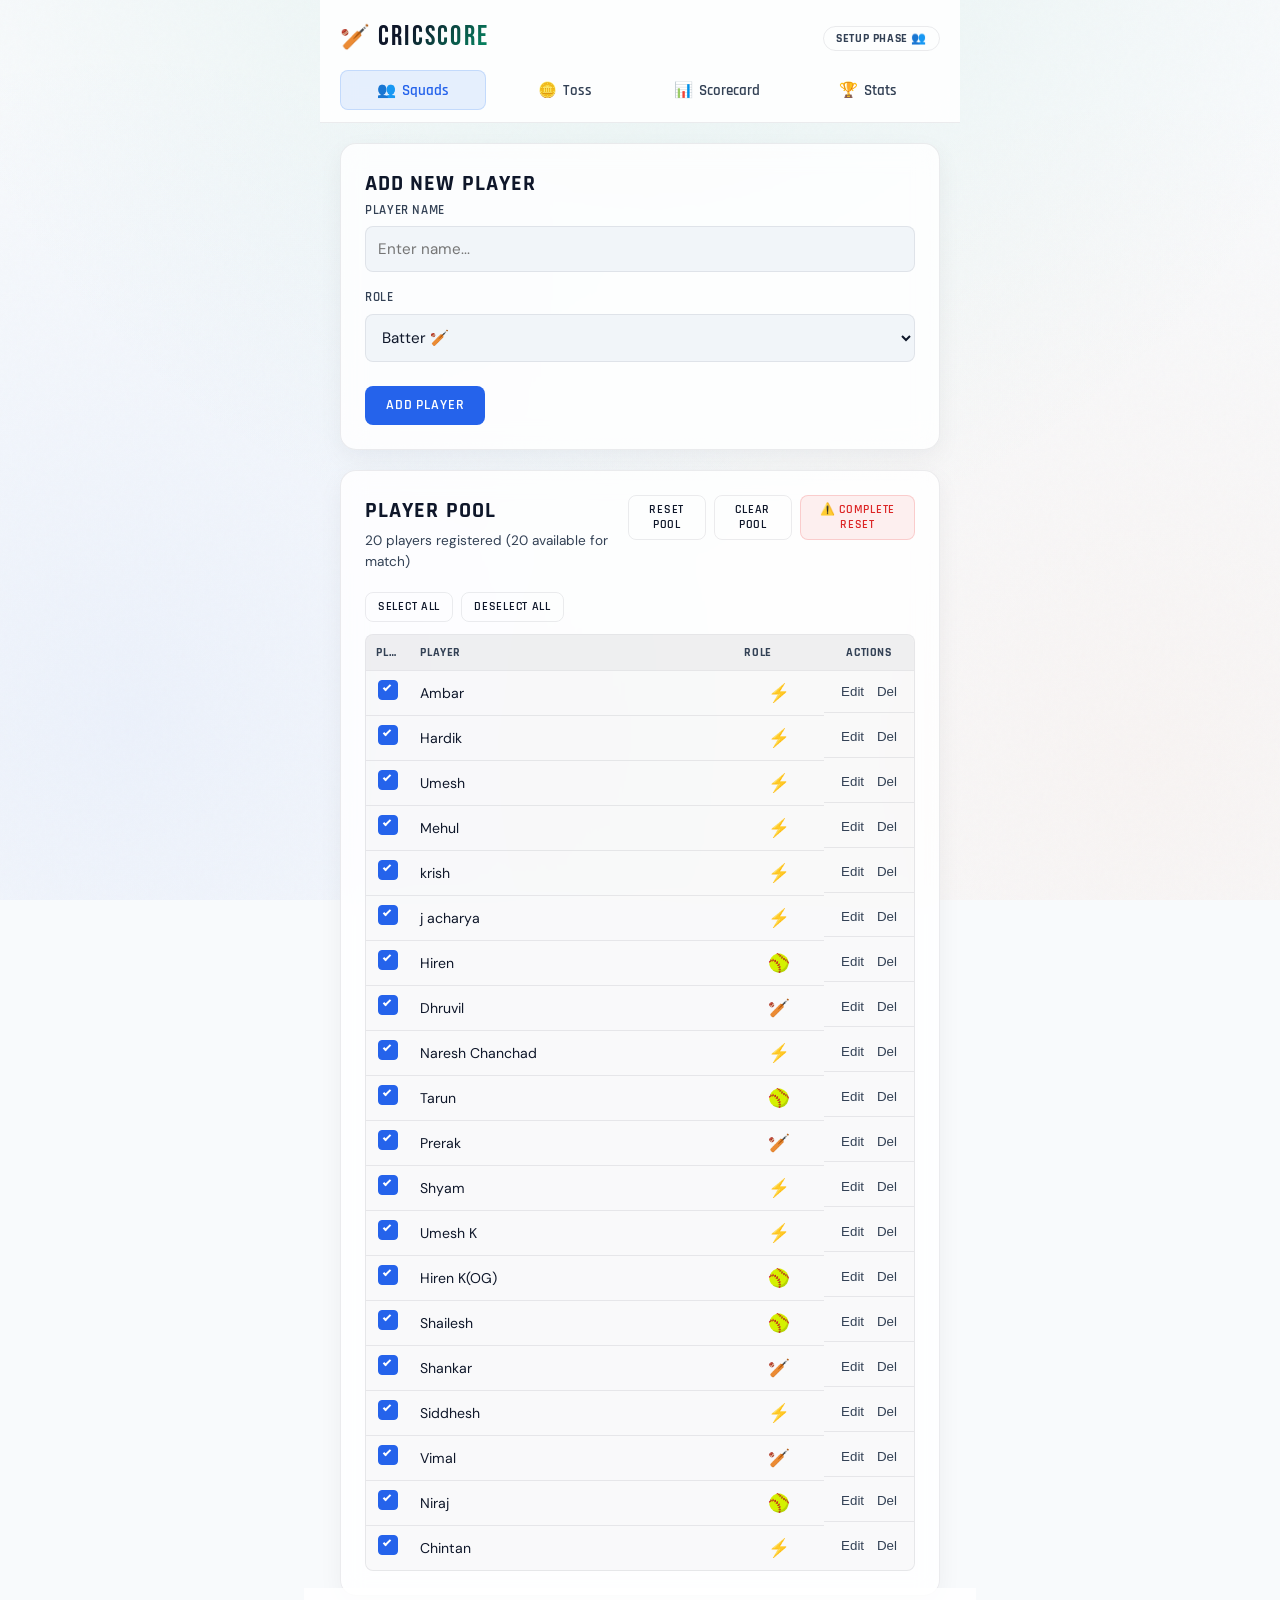
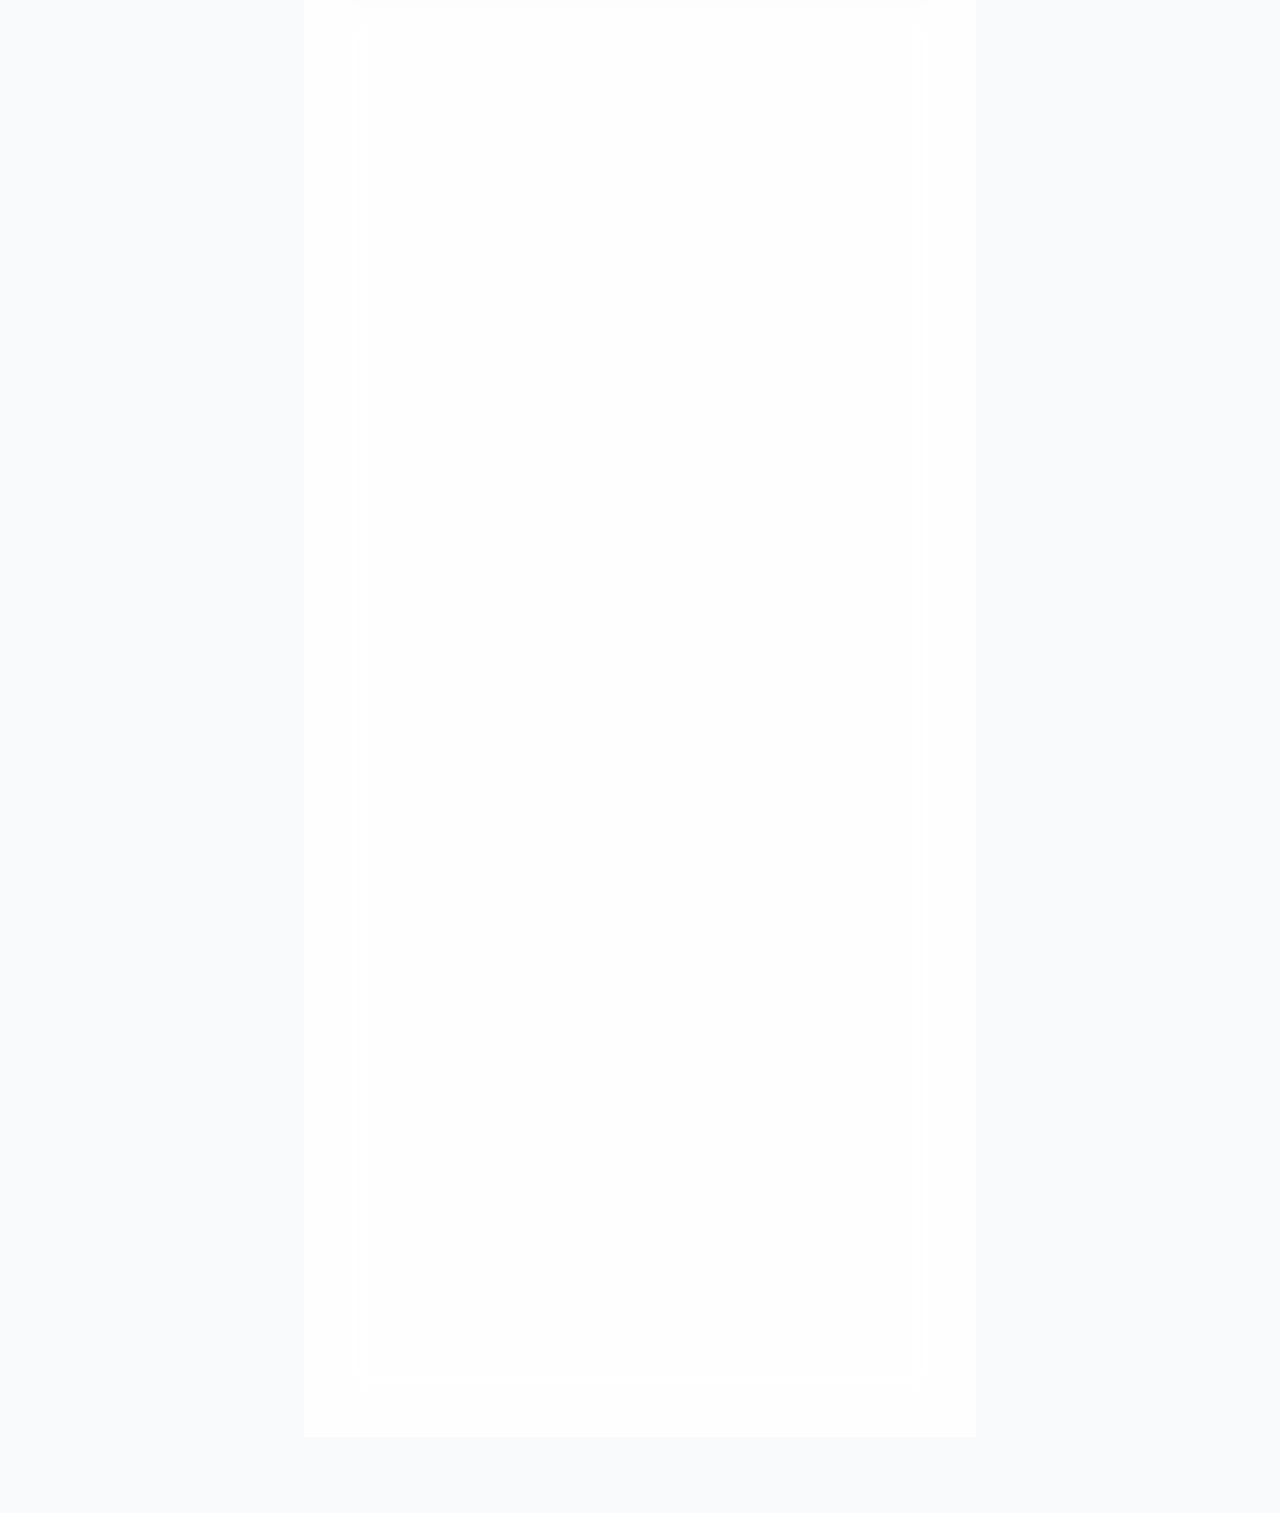
<file: index.html>
<!DOCTYPE html>
<html lang="en">
<head>
  <meta charset="UTF-8">
  <meta name="viewport" content="width=device-width, initial-scale=1.0">
  <title>CricScore – Team Balancer & Scorecard</title>
  <!-- Google Fonts -->
  <link rel="preconnect" href="https://fonts.googleapis.com">
  <link rel="preconnect" href="https://fonts.gstatic.com" crossorigin>
  <link href="https://fonts.googleapis.com/css2?family=Bebas+Neue&family=DM+Sans:ital,opsz,wght@0,9..40,100..1000;1,9..40,100..1000&family=Rajdhani:wght@400;500;600;700&display=swap" rel="stylesheet">
  <!-- Stylesheet -->
  <link rel="stylesheet" href="style.css">
</head>
<body>

  <!-- Background Layer -->
  <div class="bg-stadium"></div>
  <div class="noise-overlay"></div>

  <!-- App Wrapper -->
  <div class="app-container">
    
    <!-- ── HEADER ── -->
    <header class="app-header">
      <div class="header-content">
        <div class="logo">
          <span class="logo-emoji">🏏</span>
          <span class="logo-title">CRICSCORE</span>
        </div>
        <div class="header-badges">
          <span class="badge" id="globalMatchPhase">Setup Phase</span>
        </div>
      </div>
      
      <!-- Nav Tabs -->
      <nav class="app-nav">
        <button class="nav-tab active" data-tab="squads-tab">
          <span class="tab-icon">👥</span> <span class="tab-label">Squads</span>
        </button>
        <button class="nav-tab" data-tab="toss-tab" id="navTossTab">
          <span class="tab-icon">🪙</span> <span class="tab-label">Toss</span>
        </button>
        <button class="nav-tab" data-tab="scoring-tab" id="navScoringTab">
          <span class="tab-icon">📊</span> <span class="tab-label">Scorecard</span>
        </button>
        <button class="nav-tab" data-tab="stats-tab" id="navStatsTab">
          <span class="tab-icon">🏆</span> <span class="tab-label">Stats</span>
        </button>
      </nav>
    </header>

    <!-- ── MAIN CONTENT PANELS ── -->
    <main class="app-main">

      <!-- ── TAB 1: SQUADS & TEAM BALANCER ── -->
      <section class="tab-panel active" id="squads-tab">
        <!-- Player Pool Form -->
        <div class="card glass">
          <h2 class="section-title">Add New Player</h2>
          <form id="playerForm" class="player-form">
            <div class="input-group">
              <label for="playerName">Player Name</label>
              <input type="text" id="playerName" placeholder="Enter name..." required autocomplete="off">
            </div>
            
            <div class="input-row">
              <div class="input-group" style="grid-column: 1 / -1;">
                <label for="playerRole">Role</label>
                <select id="playerRole">
                  <option value="Batter">Batter 🏏</option>
                  <option value="Bowler">Bowler 🥎</option>
                  <option value="All-rounder">All-rounder ⚡</option>
                </select>
              </div>
            </div>

            <div class="form-footer">
              <button type="submit" class="btn btn-primary">Add Player</button>
            </div>
          </form>
        </div>

        <!-- Player Pool Table Card -->
        <div class="card glass">
          <div class="card-header-flex">
            <div>
              <h2 class="section-title">Player Pool</h2>
              <p class="subtitle" id="poolSummary">0 players registered (0 available)</p>
            </div>
            <div class="card-header-actions">
              <button class="btn btn-outline btn-sm" onclick="resetToDefaultPool()">Reset Pool</button>
              <button class="btn btn-outline btn-sm btn-danger-hover" onclick="clearPlayerPool()">Clear Pool</button>
              <button class="btn btn-outline btn-sm btn-danger-hover" onclick="resetEntireApp()" style="background: rgba(239, 68, 68, 0.08); border-color: rgba(239, 68, 68, 0.2); color: var(--accent-red);">⚠️ Complete Reset</button>
            </div>
          </div>

          <!-- Quick Select Filters -->
          <div class="pool-filters">
            <button class="btn btn-sm btn-outline active" onclick="toggleSelectAllPlayers(true)">Select All</button>
            <button class="btn btn-sm btn-outline" onclick="toggleSelectAllPlayers(false)">Deselect All</button>
          </div>

          <!-- Players Scroll Wrapper -->
          <div class="table-scroll">
            <table class="players-table" id="poolTable">
              <colgroup>
                <col class="col-play">
                <col class="col-player">
                <col class="col-role">
                <col class="col-actions">
              </colgroup>
              <thead>
                <tr>
                  <th style="text-align: center;">Play</th>
                  <th>Player</th>
                  <th>Role</th>
                  <th style="text-align: center;">Actions</th>
                </tr>
              </thead>
              <tbody id="poolTableBody">
                <!-- Javascript will populate this -->
              </tbody>
            </table>
          </div>
        </div>

        <!-- Balancing & Team Generation Panel -->
        <div class="card glass highlighted-card">
          <h2 class="section-title">Match Team Balancer</h2>
          <p class="subtitle">Select players in the list above, then click generate. The algorithm balances size, roles, and captains.</p>
          
          <div class="balancer-controls">
            <button class="btn btn-primary btn-sm" id="btnGenerateTeams" onclick="generateBalancedTeams()">
              ⚡ Generate Teams
            </button>
            <button class="btn btn-outline btn-sm hidden" id="btnShuffleTeams" onclick="generateBalancedTeams(true)">
              🔄 Shuffle
            </button>
            <button class="btn btn-outline btn-sm btn-danger-hover hidden" id="btnClearTeams" onclick="clearGeneratedTeams()">
              🗑️ Clear
            </button>
          </div>

          <!-- Unassigned Available Players for Manual Assignment -->
          <div class="unassigned-container hidden" id="unassignedPlayersWrapper" style="margin-bottom: 1.25rem; border: 1px solid var(--border); border-radius: var(--radius-sm); overflow: hidden;">
            <h3 class="section-title" style="font-size: 0.85rem; margin: 0; padding: 0.5rem 0.75rem; background: rgba(15,23,42,0.04); border-bottom: 1px solid var(--border); color: var(--text-secondary);">Unassigned Players</h3>
            <div id="unassignedPlayerList">
              <!-- Dynamic -->
            </div>
          </div>

          <!-- Generated Teams View -->
          <div class="teams-container hidden" id="generatedTeamsContainer">
            <div class="team-card team-a-card glass">
              <div class="team-header color-a">
                <h3>TEAM 1</h3>
                <span class="team-stats-badge" id="teamAStats">0 Players</span>
              </div>
              <div class="team-meta-info" id="teamAMeta">
                <!-- Stats breakdown -->
              </div>
              <ul class="team-player-list" id="teamAPlayerList">
                <!-- Populated dynamically -->
              </ul>
            </div>

            <div class="team-card team-b-card glass">
              <div class="team-header color-b">
                <h3>TEAM 2</h3>
                <span class="team-stats-badge" id="teamBStats">0 Players</span>
              </div>
              <div class="team-meta-info" id="teamBMeta">
                <!-- Stats breakdown -->
              </div>
              <ul class="team-player-list" id="teamBPlayerList">
                <!-- Populated dynamically -->
              </ul>
            <!-- Common / Neutral Players Box -->
            <div class="common-players-card glass" id="commonPlayersCard" style="grid-column: 1 / -1; background: rgba(59, 130, 246, 0.05); border: 1px dashed rgba(59, 130, 246, 0.25); padding: 1rem; border-radius: var(--radius-sm); margin-top: 1rem; display: none;">
              <h4 style="margin: 0 0 0.5rem; color: var(--accent-blue); font-size: 0.95rem; font-family: 'Rajdhani', sans-serif; font-weight: 700;">🤝 Common Players (Playable for both teams)</h4>
              <div id="commonPlayersList" style="display: flex; gap: 0.5rem; flex-wrap: wrap;">
                <!-- Dynamic list -->
              </div>
            </div>
          </div>

          <!-- Confirm / Proceed Section -->
          <div class="proceed-section hidden" id="proceedSection">
            <button class="btn btn-primary btn-lg btn-block" onclick="proceedToToss()">
              Proceed to Coin Toss 🪙 👉
            </button>
          </div>
        </div>
      </section>

      <!-- ── TAB 2: MODERN COIN TOSS ── -->
      <section class="tab-panel" id="toss-tab">
        <div class="card glass toss-card-wrapper">
          <h2 class="section-title text-center">Interactive Coin Toss</h2>
          <p class="subtitle text-center">Decide who bowls or bats first with a highly random 3D spin.</p>

          <!-- Toss Configuration -->
          <div class="toss-config">
            <div class="toss-field">
              <label for="tossCaller">Who calls the coin?</label>
              <select id="tossCaller">
                <option value="team1">Team 1 Captain</option>
                <option value="team2">Team 2 Captain</option>
              </select>
            </div>

            <div class="toss-field">
              <label>Select Call Choice:</label>
              <div class="segmented-control">
                <input type="radio" name="tossChoice" id="tossChoiceHeads" value="Heads" checked>
                <label for="tossChoiceHeads">Heads 🏏</label>
                
                <input type="radio" name="tossChoice" id="tossChoiceTails" value="Tails">
                <label for="tossChoiceTails">Tails 🏆</label>
              </div>
            </div>
          </div>

          <!-- 3D Coin Spinner Container -->
          <div class="coin-container">
            <div class="coin" id="tossCoin">
              <div class="coin-side coin-front">
                <div class="coin-inner">🏏<div class="coin-text">HEADS</div></div>
              </div>
              <div class="coin-side coin-back">
                <div class="coin-inner">🏆<div class="coin-text">TAILS</div></div>
              </div>
            </div>
          </div>

          <!-- Action Button -->
          <div class="text-center" style="margin-top: 2rem;">
            <button class="btn btn-primary btn-lg btn-glow" id="btnFlipCoin" onclick="flipCoin()">
              💫 Flip Coin
            </button>
          </div>

          <!-- Result Overlay Card -->
          <div class="toss-result-card hidden" id="tossResultCard">
            <div class="toss-result-title" id="tossResultTitle">Heads!</div>
            <div class="toss-result-message" id="tossResultMessage">Team 1 won the toss!</div>
            
            <div class="toss-choice-panel" id="tossDecisionSection">
              <p>Choose what to do:</p>
              <div class="toss-decision-buttons">
                <button class="btn btn-primary" onclick="setTossDecision('Batting')">🏏 Bat First</button>
                <button class="btn btn-outline" onclick="setTossDecision('Bowling')">🥎 Bowl First</button>
              </div>
            </div>
          </div>

          <!-- Ready to Score State -->
          <div class="toss-finalized-card hidden" id="tossFinalizedCard">
            <div class="final-dec-box">
              <span class="final-dec-emoji">📢</span>
              <span id="finalTossText">Team 1 won the toss and elected to Bat</span>
            </div>
            
            <div class="match-overs-config">
              <label for="matchOvers">Select Match Overs:</label>
              <div class="overs-control">
                <button class="btn btn-outline btn-sm" onclick="changeOversInput(-1)">−</button>
                <span class="overs-input-value" id="matchOversDisplay">6</span>
                <button class="btn btn-outline btn-sm" onclick="changeOversInput(1)">+</button>
              </div>
            </div>

            <button class="btn btn-primary btn-lg btn-block btn-glow" onclick="startMatchScorecard()">
              Start Match Scorecard 🚀
            </button>
          </div>
        </div>
      </section>

      <!-- ── TAB 3: LIVE SCORECARD ── -->
      <section class="tab-panel" id="scoring-tab">
        
        <!-- Scoreboard Info Bar -->
        <div class="card glass scoreboard-hero">
          <div class="hero-header">
            <div class="batting-team-title" id="liveBattingTeam">Team Name Batting</div>
            <div class="innings-badge-score" id="liveInningsBadge">1st Innings</div>
          </div>

          <!-- Score Metrics -->
          <div class="hero-score-row">
            <div class="score-primary">
              <span class="runs-num" id="liveRuns">0</span>
              <span class="slash">/</span>
              <span class="wickets-num" id="liveWickets">0</span>
            </div>
            
            <div class="overs-metric">
              <div class="overs-val"><span id="liveOvers">0.0</span> / <span id="liveMaxOvers">6</span></div>
              <div class="overs-lbl">Overs Bowled</div>
            </div>
          </div>

          <!-- Overs Progress Bar -->
          <div class="hero-progress-wrapper">
            <div class="hero-progress-bar" id="liveOversProgressBar"></div>
          </div>

          <!-- Core Run Rates -->
          <div class="hero-runrates">
            <div class="rr-card">
              <span class="rr-val" id="liveRunRate">0.00</span>
              <span class="rr-lbl">Run Rate</span>
            </div>
            <div class="rr-card">
              <span class="rr-val" id="liveExtras">0</span>
              <span class="rr-lbl">Extras (WD/NB)</span>
            </div>
            <div class="rr-card highlight-orange hidden" id="targetCardWrapper">
              <span class="rr-val" id="liveTarget">--</span>
              <span class="rr-lbl">Target / Need <span id="liveTargetNeed">--</span> (RRR <span id="liveRrr">--</span>)</span>
            </div>
          </div>
        </div>

        <!-- Over History Dots Bar -->
        <div class="card glass dot-balls-card">
          <div class="dot-flex">
            <span class="dot-title">This Over:</span>
            <div class="dot-container" id="liveOverDots">
              <!-- Dots will be populated here -->
            </div>
          </div>
        </div>

        <!-- Active Players Card (BATSMEN & BOWLERS STATS) -->
        <div class="active-players-section">
          <!-- Batsmen Card -->
          <div class="card glass active-card">
            <div class="card-hdr">
              <span class="card-icon">🏏</span>
              <h3>Active Batting</h3>
            </div>
            <div class="batsmen-stats-container">
              <!-- Batsman 1 -->
              <div class="batsman-row" id="batsman1Row">
                <div class="batsman-info-strike" onclick="setStrike(1)">
                  <span class="strike-indicator" id="strike1">🏏</span>
                  <span class="batsman-name" id="batsman1Name">Batter 1</span>
                </div>
                <div class="batsman-runs-stats">
                  <span class="batsman-runs" id="batsman1Runs">0</span>
                  <span class="batsman-balls" id="batsman1Balls">(0)</span>
                </div>
                <div class="batsman-substats">
                  <span>4s: <strong id="batsman1Fours">0</strong></span>
                  <span>6s: <strong id="batsman1Sixes">0</strong></span>
                  <span>SR: <strong id="batsman1SR">0.0</strong></span>
                </div>
              </div>
              <!-- Batsman 2 -->
              <div class="batsman-row" id="batsman2Row">
                <div class="batsman-info-strike" onclick="setStrike(2)">
                  <span class="strike-indicator" id="strike2"></span>
                  <span class="batsman-name" id="batsman2Name">Batter 2</span>
                </div>
                <div class="batsman-runs-stats">
                  <span class="batsman-runs" id="batsman2Runs">0</span>
                  <span class="batsman-balls" id="batsman2Balls">(0)</span>
                </div>
                <div class="batsman-substats">
                  <span>4s: <strong id="batsman2Fours">0</strong></span>
                  <span>6s: <strong id="batsman2Sixes">0</strong></span>
                  <span>SR: <strong id="batsman2SR">0.0</strong></span>
                </div>
              </div>
            </div>
          </div>

          <!-- Bowler Card -->
          <div class="card glass active-card">
            <div class="card-hdr">
              <span class="card-icon">🥎</span>
              <h3>Active Bowler</h3>
            </div>
            <div class="bowler-stats-container" id="activeBowlerWrapper">
              <div class="bowler-main-row">
                <span class="bowler-name" id="activeBowlerName">Select Bowler</span>
                <span class="bowler-figures" id="activeBowlerFigures">0 - 0 - 0 - 0</span>
              </div>
              <div class="bowler-substats">
                <span>Overs: <strong id="activeBowlerOvers">0.0</strong></span>
                <span>Maidens: <strong id="activeBowlerMaidens">0</strong></span>
                <span>Runs: <strong id="activeBowlerRuns">0</strong></span>
                <span>Wickets: <strong id="activeBowlerWickets">0</strong></span>
                <span>Econ: <strong id="activeBowlerEcon">0.0</strong></span>
              </div>
            </div>
          </div>
        </div>

        <!-- No Ball Detail Overlay Panel (appears on clicking NB) -->
        <div class="nb-panel-overlay hidden" id="scoringNbPanel">
          <div class="nb-hdr">
            <span class="badge badge-orange">NO BALL</span>
            <p>Select runs scored off the bat or wicket:</p>
          </div>
          <div class="nb-btn-grid">
            <button class="btn btn-outline" onclick="recordNbResult(0)">0 Runs</button>
            <button class="btn btn-outline" onclick="recordNbResult(1)">1 Run</button>
            <button class="btn btn-outline" onclick="recordNbResult(2)">2 Runs</button>
            <button class="btn btn-outline" onclick="recordNbResult(3)">3 Runs</button>
            <button class="btn btn-outline btn-success-hover" onclick="recordNbResult(4)">4 Runs 🏏</button>
            <button class="btn btn-outline btn-warning-hover" onclick="recordNbResult(6)">6 Runs 🚀</button>
          </div>
          <button class="btn btn-danger btn-block" style="margin-top: 0.75rem;" onclick="recordNbWicket()">
            🚨 Run Out Wicket
          </button>
        </div>

        <!-- Ball Input Controls -->
        <div class="card glass ball-input-card" id="ballInputControls">
          <div class="card-hdr" style="margin-bottom: 0.75rem;">
            <span class="card-icon">🕹️</span>
            <h3>Bowled Ball Result</h3>
          </div>
          <div class="score-input-grid">
            <button class="score-btn key-0" onclick="recordBall('0')">0</button>
            <button class="score-btn key-1" onclick="recordBall('1')">1</button>
            <button class="score-btn key-2" onclick="recordBall('2')">2</button>
            <button class="score-btn key-3" onclick="recordBall('3')">3</button>
            <button class="score-btn key-4 btn-4" onclick="recordBall('4')">4</button>
            <button class="score-btn key-6 btn-6" onclick="recordBall('6')">6</button>
            <button class="score-btn key-wd" onclick="recordBall('WD')">Wide</button>
            <button class="score-btn key-nb" onclick="recordBall('NB')">No Ball</button>
            <button class="score-btn key-w btn-w" onclick="recordBall('W')">Wicket 🔴</button>
          </div>
        </div>

        <!-- Match Actions Bottom Controls -->
        <div class="scoring-actions">
          <button class="btn btn-outline" onclick="undoLastBall()">
            ↩️ Undo Ball
          </button>
          <button class="btn btn-outline" onclick="swapStrikeManual()">
            🔄 Swap Strike
          </button>
          <button class="btn btn-outline btn-danger-hover" onclick="restartCurrentMatch()">
            ❌ Reset Match
          </button>
        </div>

        <!-- Recent Log History List -->
        <div class="card glass match-history-card">
          <h3 class="section-title">Innings Ball History</h3>
          <div class="history-scroll-list" id="scoringHistoryList">
            <p class="text-muted text-center" style="padding: 1rem;">No balls recorded yet.</p>
          </div>
        </div>
      </section>

      <!-- ── TAB 4: COMPREHENSIVE MATCH STATS ── -->
      <section class="tab-panel" id="stats-tab">
        <!-- Live Match Summary Summary Card -->
        <div class="card glass text-center">
          <h2 class="section-title">Full Match Stats & Scorecard</h2>
          <p class="subtitle" id="statsMatchStatusText">Setup or Toss phase in progress.</p>
          <button class="btn btn-outline btn-sm" onclick="exportStateToJSON()">Export Match State</button>
        </div>

        <!-- Series Cumulative Leaderboard -->
        <div class="card glass" id="statsCumulativeWrapper" style="margin-top: 1.5rem;">
          <h2 class="section-title">Series Leaderboard (Cumulative Totals)</h2>
          <p class="subtitle" style="margin-bottom: 1.25rem;">Cumulative tournament figures. Click a player row to view match-by-match breakdown.</p>
          
          <h3 class="innings-header color-a" style="margin-top: 1rem;">Cumulative Batting</h3>
          <div class="card glass no-padding" style="margin-bottom: 1.5rem; overflow: hidden;">
            <div class="stats-table-wrapper">
              <table class="stats-table">
                <thead>
                  <tr>
                    <th width="30"></th>
                    <th>Batsman</th>
                    <th class="text-right">Runs</th>
                    <th class="text-right">Balls</th>
                    <th class="text-right">4s</th>
                    <th class="text-right">6s</th>
                    <th class="text-right">Outs</th>
                    <th class="text-right">SR</th>
                  </tr>
                </thead>
                <tbody id="statsCumulativeBattingBody">
                  <!-- Dynamic -->
                </tbody>
              </table>
            </div>
          </div>

          <h3 class="innings-header color-b">Cumulative Bowling</h3>
          <div class="card glass no-padding" style="margin-bottom: 0.5rem; overflow: hidden;">
            <div class="stats-table-wrapper">
              <table class="stats-table">
                <thead>
                  <tr>
                    <th width="30"></th>
                    <th>Bowler</th>
                    <th class="text-right">Overs</th>
                    <th class="text-right">Maidens</th>
                    <th class="text-right">Runs</th>
                    <th class="text-right">Wickets</th>
                    <th class="text-right">Econ</th>
                  </tr>
                </thead>
                <tbody id="statsCumulativeBowlingBody">
                  <!-- Dynamic -->
                </tbody>
              </table>
            </div>
          </div>
        </div>

        <!-- Stats Container -->
        <div id="statsScorecardTables" class="hidden">
          <!-- Innings 1 Accordion / Section -->
          <div class="stats-innings-section">
            <h3 class="innings-header color-a" id="statsInnings1Header">1st Innings: Team 1</h3>
            
            <div class="card glass no-padding" style="margin-bottom: 1.5rem;">
              <div class="stats-table-wrapper">
                <table class="stats-table">
                  <thead>
                    <tr>
                      <th>Batsman</th>
                      <th>Status</th>
                      <th class="text-right">R</th>
                      <th class="text-right">B</th>
                      <th class="text-right">4s</th>
                      <th class="text-right">6s</th>
                      <th class="text-right">SR</th>
                    </tr>
                  </thead>
                  <tbody id="statsInnings1BattingBody">
                    <!-- Dynamic -->
                  </tbody>
                </table>
              </div>
              <div class="stats-innings-total" id="statsInnings1BattingTotal">
                Total: 0/0 (0.0 Overs)
              </div>
            </div>

            <div class="card glass no-padding">
              <div class="stats-table-wrapper">
                <table class="stats-table">
                  <thead>
                    <tr>
                      <th>Bowler</th>
                      <th class="text-right">O</th>
                      <th class="text-right">M</th>
                      <th class="text-right">R</th>
                      <th class="text-right">W</th>
                      <th class="text-right">Econ</th>
                    </tr>
                  </thead>
                  <tbody id="statsInnings1BowlingBody">
                    <!-- Dynamic -->
                  </tbody>
                </table>
              </div>
            </div>
          </div>

          <!-- Innings 2 Accordion / Section -->
          <div class="stats-innings-section" style="margin-top: 2rem;" id="statsInnings2Wrapper">
            <h3 class="innings-header color-b" id="statsInnings2Header">2nd Innings: Team 2</h3>
            
            <div class="card glass no-padding" style="margin-bottom: 1.5rem;">
              <div class="stats-table-wrapper">
                <table class="stats-table">
                  <thead>
                    <tr>
                      <th>Batsman</th>
                      <th>Status</th>
                      <th class="text-right">R</th>
                      <th class="text-right">B</th>
                      <th class="text-right">4s</th>
                      <th class="text-right">6s</th>
                      <th class="text-right">SR</th>
                    </tr>
                  </thead>
                  <tbody id="statsInnings2BattingBody">
                    <!-- Dynamic -->
                  </tbody>
                </table>
              </div>
              <div class="stats-innings-total" id="statsInnings2BattingTotal">
                Total: 0/0 (0.0 Overs)
              </div>
            </div>

            <div class="card glass no-padding">
              <div class="stats-table-wrapper">
                <table class="stats-table">
                  <thead>
                    <tr>
                      <th>Bowler</th>
                      <th class="text-right">O</th>
                      <th class="text-right">M</th>
                      <th class="text-right">R</th>
                      <th class="text-right">W</th>
                      <th class="text-right">Econ</th>
                    </tr>
                  </thead>
                  <tbody id="statsInnings2BowlingBody">
                    <!-- Dynamic -->
                  </tbody>
                </table>
              </div>
            </div>
          </div>
        </div>
      </section>

    </main>
  </div> <!-- End App Wrapper -->


  <!-- ── DIALOG / MODAL POPUPS (CRITICAL WORKFLOWS) ── -->

  <!-- WICKET DISMISSAL DIALOG -->
  <div class="modal-backdrop hidden" id="wicketModal">
    <div class="modal-card glass">
      <div class="modal-header">
        <h3>🚨 Wicket Fallen!</h3>
      </div>
      <div class="modal-body">
        <p class="modal-desc" id="wicketModalDesc">Batsman is out. Select dismissal mode and new batsman.</p>
        
        <div class="form-group" style="margin-bottom: 1.25rem;">
          <label for="dismissalType">Dismissal Mode:</label>
          <select id="dismissalType" class="modal-select">
            <option value="Bowled">Bowled 🥎</option>
            <option value="Caught">Caught 🤲</option>
            <option value="LBW">LBW 🦵</option>
            <option value="Run Out">Run Out 🔴</option>
            <option value="Stumped">Stumped 🧤</option>
            <option value="Retired">Retired Hurt 🤕</option>
          </select>
        </div>

        <div class="form-group">
          <label for="newBatsmanSelect">Next Batsman to Bat:</label>
          <select id="newBatsmanSelect" class="modal-select">
            <!-- Dynamic list of players yet to bat -->
          </select>
        </div>
      </div>
      <div class="modal-footer">
        <button class="btn btn-primary btn-block" onclick="submitWicketDismissal()">Confirm Wicket & Resume</button>
      </div>
    </div>
  </div>

  <!-- BOWLER SELECTION DIALOG (End of Over) -->
  <div class="modal-backdrop hidden" id="bowlerModal">
    <div class="modal-card glass">
      <div class="modal-header">
        <h3>🥎 Select Next Bowler</h3>
      </div>
      <div class="modal-body">
        <p class="modal-desc">Over complete. Please select the bowler for the next over.</p>
        
        <div class="form-group">
          <label for="newBowlerSelect">Bowler:</label>
          <select id="newBowlerSelect" class="modal-select">
            <!-- Dynamic list of fielding players (excluding the last bowler) -->
          </select>
        </div>
      </div>
      <div class="modal-footer">
        <button class="btn btn-primary btn-block" onclick="submitBowlerChange()">Confirm Bowler</button>
      </div>
    </div>
  </div>

  <!-- BATSMAN STRIKER REPLACEMENT DIALOG (To change active batsmen when starting innings) -->
  <div class="modal-backdrop hidden" id="openersModal">
    <div class="modal-card glass">
      <div class="modal-header">
        <h3>🏏 Select Opening Batsmen</h3>
      </div>
      <div class="modal-body">
        <p class="modal-desc">Select the two opening batsmen to start the innings.</p>
        
        <div class="form-group" style="margin-bottom: 1.25rem;">
          <label for="openerStriker">Striker (On strike):</label>
          <select id="openerStriker" class="modal-select">
            <!-- Dynamic -->
          </select>
        </div>

        <div class="form-group">
          <label for="openerNonStriker">Non-Striker:</label>
          <select id="openerNonStriker" class="modal-select">
            <!-- Dynamic -->
          </select>
        </div>
      </div>
      <div class="modal-footer">
        <button class="btn btn-primary btn-block" onclick="submitOpeningBatsmen()">Start Innings</button>
      </div>
    </div>
  </div>

  <!-- INNINGS OVER / MATCH SUMMARY OVERLAY -->
  <div class="modal-backdrop hidden" id="inningsOverModal">
    <div class="modal-card glass text-center">
      <div class="modal-emoji" id="inningsOverEmoji">🎉</div>
      <h3 id="inningsOverTitle">Innings Complete!</h3>
      <p class="modal-desc" id="inningsOverDesc" style="margin: 0.75rem 0 1.5rem; line-height: 1.5;">Final Score: 0/0</p>
      
      <div id="inningsOverActions">
        <button class="btn btn-primary btn-block btn-lg btn-glow" id="btnTransitionInnings" onclick="transitionToSecondInnings()">
          Start 2nd Innings 🏏
        </button>
        <button class="btn btn-primary btn-block btn-lg btn-glow hidden" id="btnNextMatch" onclick="playNextMatchSeries()" style="margin-bottom:0.75rem;">
          Play Next Match (Winner Bats) 🚀
        </button>
        <button class="btn btn-outline btn-block btn-lg hidden" id="btnRestartFromOverlay" onclick="resetMatchData()">
          New Match / Reset 🔄
        </button>
      </div>
    </div>
  </div>

  <!-- SCRIPT -->
  <script src="script.js"></script>
</body>
</html>
</file>
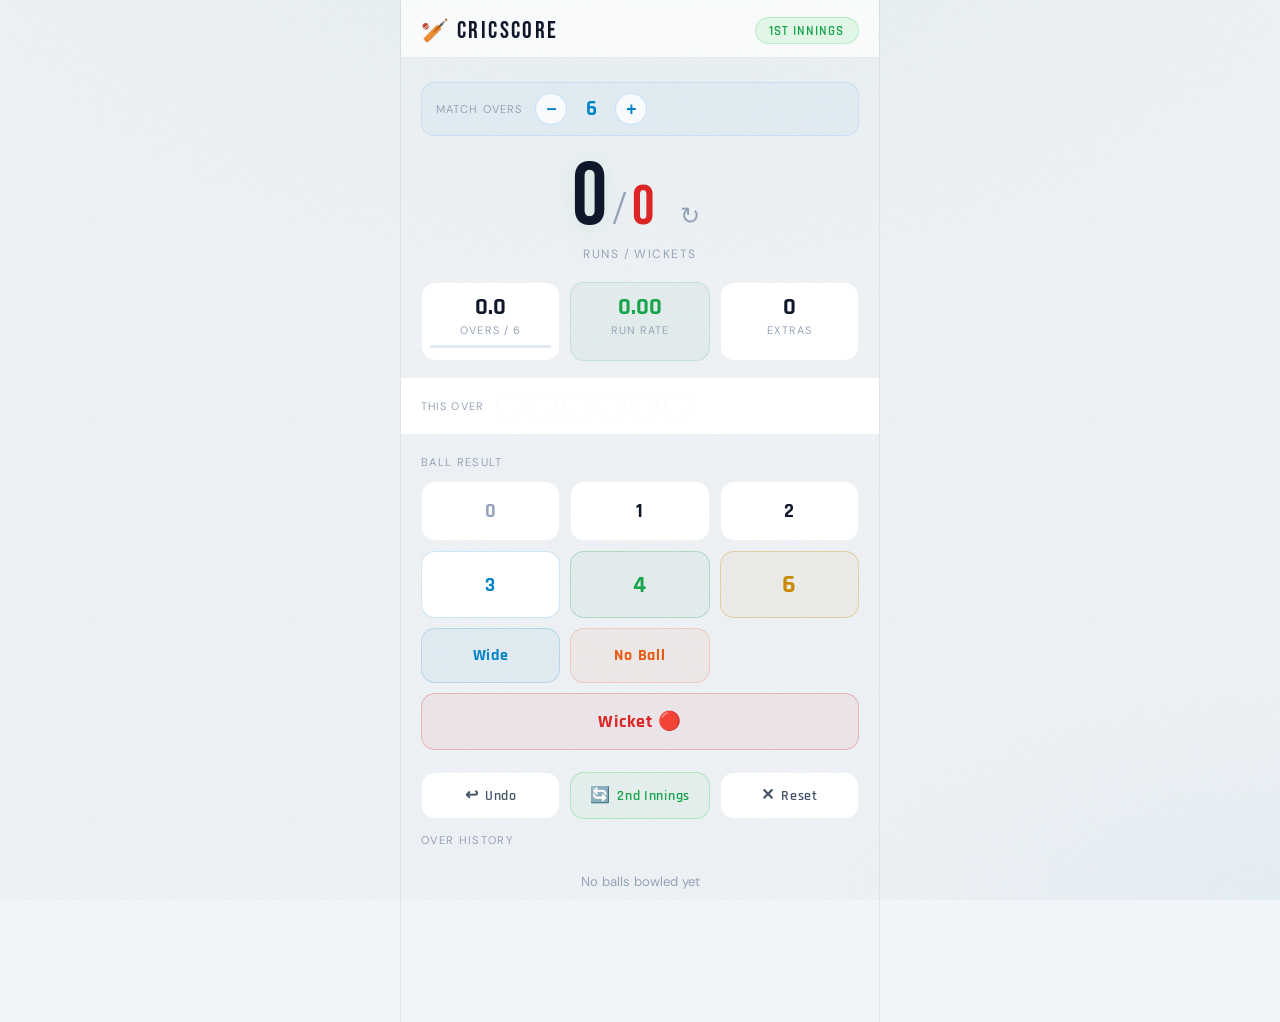
<file: cricket-counter-main/index.html>
<!DOCTYPE html>
<html lang="en">

<head>
  <meta charset="UTF-8" />
  <meta name="viewport" content="width=device-width, initial-scale=1.0" />
  <title>Cricket Score Counter (Static)</title>
  <link rel="preconnect" href="https://fonts.googleapis.com">
  <link rel="preconnect" href="https://fonts.gstatic.com" crossorigin>
  <link
    href="https://fonts.googleapis.com/css2?family=Rajdhani:wght@400;500;600;700&family=DM+Sans:ital,opsz,wght@0,9..40,300;0,9..40,400;0,9..40,500;1,9..40,300&family=Bebas+Neue&display=swap"
    rel="stylesheet">
  <link rel="stylesheet" href="style.css" />
</head>

<body>

  <!-- Background texture -->
  <div class="bg-field"></div>
  <div class="noise-overlay"></div>

  <div class="app-shell">

    <!-- ── HEADER ── -->
    <header class="app-header">
      <div class="header-inner">
        <div class="logo">
          <span class="logo-icon">🏏</span>
          <span class="logo-text">CRICSCORE</span>
        </div>
        <div class="innings-badge" id="inningsBadge">1st Innings</div>
      </div>
    </header>

    <!-- ── SCOREBOARD ── -->
    <section class="scoreboard">

      <!-- Overs Selector — visible only in 1st innings -->
      <div class="overs-selector" id="oversSelector">
        <span class="overs-sel-label">Match Overs</span>
        <div class="overs-stepper">
          <button class="step-btn" onclick="changeOvers(-1)">−</button>
          <span class="overs-value" id="oversValue">6</span>
          <button class="step-btn" onclick="changeOvers(1)">+</button>
        </div>
      </div>
      <div class="score-main">
        <div class="score-display">
          <span class="score-runs" id="scoreRuns">0</span>
          <span class="score-sep">/</span>
          <span class="score-wickets" id="scoreWickets">0</span>
          <button class="score-refresh-btn" onclick="refreshScore()" title="Reset Score">↻</button>
        </div>
        <div class="score-overs-label">runs / wickets</div>
      </div>

      <div class="score-meta">
        <div class="meta-card">
          <div class="meta-value" id="metaOvers">0.0</div>
          <div class="meta-label">Overs / <span id="metaMaxOvers">6</span></div>
          <div class="overs-progress-wrap">
            <div class="overs-progress-bar" id="oversProgressBar"></div>
          </div>
        </div>
        <div class="meta-card highlight">
          <div class="meta-value" id="metaRunRate">0.00</div>
          <div class="meta-label">Run Rate</div>
        </div>
        <div class="meta-card">
          <div class="meta-value" id="metaExtras">0</div>
          <div class="meta-label">Extras</div>
        </div>
      </div>

      <!-- Target info (2nd innings only) -->
      <div class="target-bar hidden" id="targetBar">
        <div class="target-inner">
          <span class="target-label">Target</span>
          <span class="target-value" id="targetValue">—</span>
          <span class="target-sep">·</span>
          <span class="target-label">Need</span>
          <span class="target-need" id="targetNeed">—</span>
          <span class="target-sep">·</span>
          <span class="target-label">RRR</span>
          <span class="target-rrr" id="targetRrr">—</span>
        </div>
      </div>
    </section>

    <div class="last-ball-row">
      <div class="this-over-label">This Over</div>
      <div class="this-over-dots" id="thisOverDots"></div>
    </div>

    <!-- ── NO BALL PENDING PANEL ── -->
    <section class="nb-panel hidden" id="nbPanel">
      <div class="nb-panel-header">
        <span class="nb-badge">NO BALL</span>
        <span class="nb-hint">Select runs scored off the bat, or run-out</span>
      </div>
      <div class="nb-run-grid">
        <button class="nb-run-btn" onclick="sendNBRuns(0)">0</button>
        <button class="nb-run-btn" onclick="sendNBRuns(1)">1</button>
        <button class="nb-run-btn" onclick="sendNBRuns(2)">2</button>
        <button class="nb-run-btn" onclick="sendNBRuns(3)">3</button>
        <button class="nb-run-btn nb-4" onclick="sendNBRuns(4)">4</button>
        <button class="nb-run-btn nb-6" onclick="sendNBRuns(6)">6</button>
      </div>
      <button class="nb-wicket-btn" onclick="sendNBWicket()">Run Out 🔴 (Wicket on NB)</button>
    </section>

    <!-- ── BALL INPUT BUTTONS ── -->
    <section class="input-section hidden" id="inputSection">
      <div class="input-label">Ball Result</div>
      <div class="ball-grid">
        <button class="ball-btn run-0" data-type="0" onclick="sendBall('0')">0</button>
        <button class="ball-btn run-1" data-type="1" onclick="sendBall('1')">1</button>
        <button class="ball-btn run-2" data-type="2" onclick="sendBall('2')">2</button>
        <button class="ball-btn run-3" data-type="3" onclick="sendBall('3')">3</button>
        <button class="ball-btn run-4" data-type="4" onclick="sendBall('4')">4</button>
        <button class="ball-btn run-6" data-type="6" onclick="sendBall('6')">6</button>
        <button class="ball-btn wide" data-type="WD" onclick="sendBall('WD')">Wide</button>
        <button class="ball-btn noball" data-type="NB" onclick="sendBall('NB')">No Ball</button>
        <button class="ball-btn wicket" data-type="W" onclick="sendBall('W')">Wicket 🔴</button>
      </div>
    </section>


    <!-- ── CONTROLS ── -->
    <section class="controls-section hidden" id="controlsSection">
      <button class="ctrl-btn undo-btn" onclick="undoBall()">
        <span class="ctrl-icon">↩</span> Undo
      </button>
      <button class="ctrl-btn second-innings-btn" id="secondInningsBtn" onclick="startSecondInnings()">
        <span class="ctrl-icon">🔄</span> 2nd Innings
      </button>
      <button class="ctrl-btn reset-btn" onclick="resetMatch()">
        <span class="ctrl-icon">✕</span> Reset
      </button>
    </section>

    <!-- ── RECENT HISTORY ── -->
    <section class="history-section">
      <div class="history-header">Over History</div>
      <div class="history-list" id="historyList">
        <div class="history-empty">No balls bowled yet</div>
      </div>
    </section>

    <!-- ── INNINGS / MATCH OVER OVERLAY ── -->
    <div class="match-over-overlay hidden" id="matchOverOverlay">
      <div class="match-over-card">
        <div class="match-over-emoji" id="matchOverEmoji">🏏</div>
        <div class="match-over-title" id="matchOverTitle">Innings Over!</div>
        <div class="match-over-sub" id="matchOverSub"></div>
        <!-- Shown only at end of 1st innings -->
        <button class="ctrl-btn second-innings-btn" id="overlayStartSecond" style="margin-top:1.5rem;width:100%"
          onclick="startSecondInnings()">
          <span class="ctrl-icon">🏏</span> Start 2nd Innings
        </button>
        <!-- Shown only at end of 2nd innings / full match -->
        <button class="ctrl-btn reset-btn" id="overlayNewMatch" style="margin-top:0.75rem;width:100%"
          onclick="resetMatch()">
          <span class="ctrl-icon">✕</span> New Match
        </button>
      </div>
    </div>

  </div><!-- end app-shell -->

  <script src="script.js"></script>
</body>

</html>
</file>
<file: style.css>
/* ==========================================================================
   CRICSCORE – Bright & Vibrant Stadium Scorer Aesthetic
   Premium, clean, glassmorphic UI for Cricket Balancer & Live Scorer
   ========================================================================== */

/* ── DESIGN SYSTEM & TOKENS ── */
:root {
  --bg-deep:         #f8fafc; /* Bright Slate 50 base */
  --bg-card:         rgba(255, 255, 255, 0.82); /* Frosty white glass */
  --bg-card-solid:   #ffffff;
  --bg-card-highlight: rgba(255, 255, 255, 0.95);
  --bg-input:        #f1f5f9; /* Soft grey input base */
  
  --accent-green:    #059669; /* Rich Emerald green */
  --accent-green-glow: rgba(5, 150, 105, 0.08);
  --accent-blue:     #2563eb; /* Royal blue */
  --accent-blue-glow:  rgba(37, 99, 235, 0.08);
  --accent-orange:   #ea580c; /* Warning orange */
  --accent-orange-glow: rgba(234, 88, 12, 0.08);
  --accent-red:      #dc2626; /* Out crimson red */
  --accent-red-glow:   rgba(220, 38, 38, 0.08);
  --accent-yellow:   #d97706; /* Amber yellow */
  
  --text-primary:    #0f172a; /* Deep Slate text */
  --text-secondary:  #334155; /* Mid Slate text */
  --text-muted:      #64748b; /* Soft Slate text */
  
  --border:          rgba(15, 23, 42, 0.08);
  --border-focus:    rgba(37, 99, 235, 0.4);
  
  --shadow-sm:       0 2px 8px rgba(15, 23, 42, 0.03);
  --shadow-md:       0 8px 24px rgba(15, 23, 42, 0.05);
  --shadow-lg:       0 16px 48px rgba(15, 23, 42, 0.08);
  --shadow-glow:     0 0 32px rgba(5, 150, 105, 0.04);
  
  --radius-sm:       8px;
  --radius-md:       16px;
  --radius-lg:       24px;
  --radius-full:     999px;
  
  --transition-fast: 0.15s ease;
  --transition-normal: 0.25s cubic-bezier(0.4, 0, 0.2, 1);
  --transition-slow: 0.5s cubic-bezier(0.34, 1.56, 0.64, 1);
}

/* ── BASE RESET ── */
*, *::before, *::after {
  box-sizing: border-box;
  margin: 0;
  padding: 0;
}

html {
  font-size: 16px;
  scroll-behavior: smooth;
}

body {
  font-family: 'DM Sans', sans-serif;
  background-color: var(--bg-deep);
  color: var(--text-primary);
  min-height: 100vh;
  overflow-x: hidden;
  line-height: 1.5;
}

/* ── BACKGROUNDS ── */
.bg-stadium {
  position: fixed;
  inset: 0;
  z-index: 0;
  background: 
    radial-gradient(circle at 50% -20%, rgba(5, 150, 105, 0.08) 0%, transparent 60%),
    radial-gradient(circle at 10% 80%, rgba(37, 99, 235, 0.06) 0%, transparent 50%),
    radial-gradient(circle at 90% 85%, rgba(234, 88, 12, 0.04) 0%, transparent 50%),
    var(--bg-deep);
  background-size: cover;
}

.noise-overlay {
  position: fixed;
  inset: 0;
  z-index: 1;
  pointer-events: none;
  opacity: 0.02;
  background-image: url("data:image/svg+xml,%3Csvg viewBox='0 0 256 256' xmlns='http://www.w3.org/2000/svg'%3E%3Cfilter id='n'%3E%3CfeTurbulence type='fractalNoise' baseFrequency='0.75' numOctaves='3'/%3E%3C/filter%3E%3Crect width='100%25' height='100%25' filter='url(%23n)'/%3E%3C/svg%3E");
}

/* ── APP CONTAINER & WRAPPER ── */
.app-container {
  position: relative;
  z-index: 2;
  max-width: 640px;
  margin: 0 auto;
  min-height: 100vh;
  display: flex;
  flex-direction: column;
  padding-bottom: 5rem;
}

/* ── HEADER & NAVIGATION ── */
.app-header {
  position: sticky;
  top: 0;
  z-index: 100;
  background: rgba(255, 255, 255, 0.88);
  backdrop-filter: blur(16px);
  -webkit-backdrop-filter: blur(16px);
  border-bottom: 1px solid var(--border);
  padding: 1rem 1.25rem 0.5rem;
}

.header-content {
  display: flex;
  align-items: center;
  justify-content: space-between;
  margin-bottom: 0.75rem;
}

.logo {
  display: flex;
  align-items: center;
  gap: 0.5rem;
}

.logo-emoji {
  font-size: 1.5rem;
}

.logo-title {
  font-family: 'Bebas Neue', sans-serif;
  font-size: 1.75rem;
  letter-spacing: 0.08em;
  background: linear-gradient(135deg, var(--text-primary) 30%, var(--accent-green) 100%);
  -webkit-background-clip: text;
  -webkit-text-fill-color: transparent;
}

.badge {
  font-family: 'Rajdhani', sans-serif;
  font-weight: 700;
  font-size: 0.75rem;
  text-transform: uppercase;
  letter-spacing: 0.05em;
  padding: 0.25rem 0.75rem;
  border-radius: var(--radius-full);
  background: rgba(255, 255, 255, 0.05);
  border: 1px solid var(--border);
  color: var(--text-secondary);
}

.badge-green {
  background: rgba(16, 185, 129, 0.1);
  border-color: rgba(16, 185, 129, 0.25);
  color: var(--accent-green);
}

.badge-blue {
  background: rgba(59, 130, 246, 0.1);
  border-color: rgba(59, 130, 246, 0.25);
  color: var(--accent-blue);
}

.badge-orange {
  background: rgba(249, 115, 22, 0.1);
  border-color: rgba(249, 115, 22, 0.25);
  color: var(--accent-orange);
}

.app-nav {
  display: flex;
  gap: 0.5rem;
  overflow-x: auto;
  scrollbar-width: none; /* Firefox */
  padding-bottom: 0.25rem;
}

.app-nav::-webkit-scrollbar {
  display: none; /* Chrome/Safari */
}

.nav-tab {
  flex: 1;
  min-width: 90px;
  background: transparent;
  border: none;
  color: var(--text-secondary);
  font-family: 'Rajdhani', sans-serif;
  font-weight: 600;
  font-size: 0.95rem;
  padding: 0.6rem 0.5rem;
  border-radius: var(--radius-sm);
  cursor: pointer;
  display: flex;
  align-items: center;
  justify-content: center;
  gap: 0.4rem;
  white-space: nowrap;
  transition: all var(--transition-fast);
}

.nav-tab:hover {
  background: rgba(15, 23, 42, 0.03);
  color: var(--text-primary);
}

.nav-tab.active {
  background: rgba(59, 130, 246, 0.12);
  border: 1px solid rgba(59, 130, 246, 0.2);
  color: var(--accent-blue);
}

/* ── TAB PANELS DISPLAY ── */
.tab-panel {
  display: none;
  animation: fadeIn var(--transition-normal);
  padding: 1.25rem;
}

.tab-panel.active {
  display: block;
}

@keyframes fadeIn {
  from { opacity: 0; transform: translateY(6px); }
  to { opacity: 1; transform: translateY(0); }
}

/* ── CARDS (GLASSMORPHISM) ── */
.card {
  border-radius: var(--radius-md);
  padding: 1.5rem;
  margin-bottom: 1.25rem;
  position: relative;
  overflow: hidden;
  box-shadow: var(--shadow-md);
}

.card.glass {
  background: var(--bg-card);
  backdrop-filter: blur(12px);
  -webkit-backdrop-filter: blur(12px);
  border: 1px solid var(--border);
}

.card.no-padding {
  padding: 0;
}

.card.highlighted-card {
  background: radial-gradient(circle at 100% 0%, rgba(59, 130, 246, 0.08) 0%, transparent 60%), var(--bg-card);
  border-color: rgba(59, 130, 246, 0.2);
}

.card-header-flex {
  display: flex;
  align-items: flex-start;
  justify-content: space-between;
  margin-bottom: 1.25rem;
  gap: 1rem;
}

.card-header-actions {
  display: flex;
  gap: 0.5rem;
}

.section-title {
  font-family: 'Rajdhani', sans-serif;
  font-size: 1.35rem;
  font-weight: 700;
  text-transform: uppercase;
  letter-spacing: 0.05em;
  color: var(--text-primary);
}

.subtitle {
  font-size: 0.85rem;
  color: var(--text-secondary);
  margin-top: 0.25rem;
}

/* ── BUTTONS ── */
.btn {
  font-family: 'Rajdhani', sans-serif;
  font-weight: 600;
  text-transform: uppercase;
  letter-spacing: 0.06em;
  border-radius: var(--radius-sm);
  border: 1px solid transparent;
  cursor: pointer;
  display: inline-flex;
  align-items: center;
  justify-content: center;
  gap: 0.5rem;
  padding: 0.6rem 1.25rem;
  font-size: 0.88rem;
  transition: all var(--transition-fast);
  text-decoration: none;
  -webkit-tap-highlight-color: transparent;
}

.btn-primary {
  background: var(--accent-blue);
  color: #ffffff;
}

.btn-primary:hover {
  background: #2563eb;
  transform: translateY(-1px);
  box-shadow: 0 4px 12px rgba(59, 130, 246, 0.3);
}

.btn-primary:active {
  transform: translateY(0);
}

.btn-outline {
  background: transparent;
  border-color: var(--border);
  color: var(--text-primary);
}

.btn-outline:hover {
  background: rgba(15, 23, 42, 0.03);
  border-color: var(--text-secondary);
}

.btn-danger-hover:hover {
  background: rgba(239, 68, 68, 0.12) !important;
  border-color: rgba(239, 68, 68, 0.3) !important;
  color: var(--accent-red) !important;
}

.btn-success-hover:hover {
  background: rgba(16, 185, 129, 0.12) !important;
  border-color: rgba(16, 185, 129, 0.3) !important;
  color: var(--accent-green) !important;
}

.btn-warning-hover:hover {
  background: rgba(245, 158, 11, 0.12) !important;
  border-color: rgba(245, 158, 11, 0.3) !important;
  color: var(--accent-yellow) !important;
}

.btn-lg {
  padding: 0.85rem 1.5rem;
  font-size: 1rem;
}

.btn-sm {
  padding: 0.4rem 0.75rem;
  font-size: 0.75rem;
}

.btn-block {
  display: flex;
  width: 100%;
}

.btn-glow {
  box-shadow: 0 0 16px rgba(59, 130, 246, 0.25);
}

.btn-glow:hover {
  box-shadow: 0 0 24px rgba(59, 130, 246, 0.4);
}

/* ── FORM ELEMENTS ── */
.player-form {
  display: flex;
  flex-direction: column;
  gap: 1rem;
}

.input-row {
  display: grid;
  grid-template-columns: 1fr 1fr;
  gap: 1rem;
}

.input-group {
  display: flex;
  flex-direction: column;
  gap: 0.4rem;
}

.input-group label {
  font-family: 'Rajdhani', sans-serif;
  font-weight: 600;
  font-size: 0.8rem;
  text-transform: uppercase;
  letter-spacing: 0.05em;
  color: var(--text-secondary);
}

.input-group input[type="text"],
.input-group select {
  background: var(--bg-input);
  border: 1px solid var(--border);
  border-radius: var(--radius-sm);
  color: var(--text-primary);
  padding: 0.75rem;
  font-family: inherit;
  font-size: 0.95rem;
  transition: all var(--transition-fast);
}

.input-group input[type="text"]:focus,
.input-group select:focus {
  outline: none;
  border-color: var(--accent-blue);
  background: var(--bg-card-solid);
  box-shadow: 0 0 0 3px rgba(59, 130, 246, 0.15);
}

.form-footer {
  display: flex;
  align-items: center;
  justify-content: space-between;
  margin-top: 0.5rem;
  flex-wrap: wrap;
  gap: 1rem;
}

/* Captain Checkbox Style */
.checkbox-container {
  display: inline-flex;
  align-items: center;
  position: relative;
  padding-left: 2rem;
  cursor: pointer;
  font-family: 'Rajdhani', sans-serif;
  font-weight: 600;
  font-size: 0.9rem;
  color: var(--text-primary);
  user-select: none;
}

.checkbox-container input {
  position: absolute;
  opacity: 0;
  cursor: pointer;
  height: 0;
  width: 0;
}

.checkmark {
  position: absolute;
  top: 50%;
  left: 0;
  transform: translateY(-50%);
  height: 1.25rem;
  width: 1.25rem;
  background-color: var(--bg-input);
  border: 1px solid var(--border);
  border-radius: 4px;
  transition: all var(--transition-fast);
}

.checkbox-container:hover input ~ .checkmark {
  border-color: var(--text-secondary);
}

.checkbox-container input:checked ~ .checkmark {
  background-color: var(--accent-blue);
  border-color: var(--accent-blue);
}

.checkmark::after {
  content: "";
  position: absolute;
  display: none;
  left: 6px;
  top: 2px;
  width: 4px;
  height: 8px;
  border: solid white;
  border-width: 0 2px 2px 0;
  transform: rotate(45deg);
}

.checkbox-container input:checked ~ .checkmark::after {
  display: block;
}

/* ── POOL FILTERS & TABLES ── */
.pool-filters {
  display: flex;
  gap: 0.5rem;
  margin-bottom: 0.75rem;
}

.table-scroll {
  overflow-x: hidden;
  border-radius: var(--radius-sm);
  border: 1px solid var(--border);
  background: rgba(15, 23, 42, 0.02);
}

.players-table {
  width: 100%;
  border-collapse: collapse;
  text-align: left;
  font-size: 0.88rem;
  table-layout: fixed;
}

.players-table col.col-play { width: 44px; }
.players-table col.col-player { width: auto; }
.players-table col.col-role { width: 90px; }
.players-table col.col-actions { width: 90px; }

.players-table th,
.players-table td {
  padding: 0.55rem 0.65rem;
  border-bottom: 1px solid var(--border);
  overflow: hidden;
  text-overflow: ellipsis;
  white-space: nowrap;
}

.players-table th {
  font-family: 'Rajdhani', sans-serif;
  font-weight: 700;
  text-transform: uppercase;
  letter-spacing: 0.05em;
  color: var(--text-secondary);
  font-size: 0.75rem;
  background: rgba(15, 23, 42, 0.04);
}

.players-table tbody tr:hover {
  background: rgba(15, 23, 42, 0.03);
}

.players-table tbody tr:last-child td {
  border-bottom: none;
}

/* Pool tags: (c) captain, (cp) common */
.pool-tag {
  display: inline-block;
  padding: 0.05rem 0.3rem;
  border-radius: 3px;
  font-size: 0.7rem;
  font-weight: 700;
  vertical-align: middle;
}
.pool-tag-cap {
  background: rgba(245, 158, 11, 0.15);
  color: var(--accent-yellow);
  border: 1px solid rgba(245, 158, 11, 0.3);
}
.pool-tag-com {
  background: rgba(59, 130, 246, 0.12);
  color: var(--accent-blue);
  border: 1px solid rgba(59, 130, 246, 0.25);
}

.actions-cell {
  display: flex;
  justify-content: center;
  gap: 0.3rem;
}

/* ── UNASSIGNED PLAYER ROW (in squad builder) ── */
.unassigned-row {
  display: flex;
  align-items: center;
  justify-content: space-between;
  padding: 0.45rem 0.75rem;
  border-bottom: 1px solid var(--border);
  gap: 0.5rem;
}
.unassigned-row:last-child { border-bottom: none; }

.unassigned-name {
  font-size: 0.88rem;
  font-weight: 600;
  color: var(--text-primary);
  white-space: nowrap;
  overflow: hidden;
  text-overflow: ellipsis;
  flex: 1;
  min-width: 0;
}

.unassigned-role {
  font-size: 0.75rem;
  color: var(--text-secondary);
  font-weight: 400;
  margin-left: 0.3rem;
}

.unassigned-actions {
  display: flex;
  gap: 0.3rem;
  flex-shrink: 0;
}

.ua-btn {
  font-family: 'Rajdhani', sans-serif;
  font-weight: 700;
  font-size: 0.72rem;
  padding: 0.25rem 0.45rem;
  border-radius: var(--radius-sm);
  border: 1.5px solid;
  cursor: pointer;
  transition: all var(--transition-fast);
  white-space: nowrap;
}
.ua-t1 { background: rgba(16,185,129,0.1); border-color: rgba(16,185,129,0.35); color: var(--accent-green); }
.ua-t1:hover { background: rgba(16,185,129,0.2); }
.ua-t2 { background: rgba(59,130,246,0.1); border-color: rgba(59,130,246,0.3); color: var(--accent-blue); }
.ua-t2:hover { background: rgba(59,130,246,0.2); }
.ua-com { background: rgba(245,158,11,0.08); border-color: rgba(245,158,11,0.3); color: var(--accent-yellow); }
.ua-com:hover { background: rgba(245,158,11,0.18); }

/* ── TEAM PLAYER ITEMS in generated teams ── */
.team-player-item {
  display: flex;
  align-items: center;
  gap: 0.5rem;
  padding: 0.45rem 0.75rem;
  border-bottom: 1px solid var(--border);
  list-style: none;
}
.team-player-item:last-child { border-bottom: none; }

.tpi-name {
  font-size: 0.88rem;
  font-weight: 600;
  color: var(--text-primary);
  flex: 1;
  min-width: 0;
  overflow: hidden;
  text-overflow: ellipsis;
  white-space: nowrap;
}

.tpi-cap {
  font-size: 0.7rem;
  font-weight: 700;
  color: var(--accent-yellow);
  background: rgba(245,158,11,0.12);
  border: 1px solid rgba(245,158,11,0.3);
  border-radius: 3px;
  padding: 0.05rem 0.25rem;
  vertical-align: middle;
}

.tpi-role {
  font-size: 1rem;
  line-height: 1;
  flex-shrink: 0;
  width: 1.4rem;
  text-align: center;
}

.tpi-actions {
  display: flex;
  gap: 0.2rem;
  flex-shrink: 0;
  flex-wrap: nowrap;
}

.tpi-btn {
  font-family: 'Rajdhani', sans-serif;
  font-weight: 700;
  font-size: 0.65rem;
  padding: 0.18rem 0.32rem;
  border-radius: var(--radius-sm);
  border: 1.5px solid var(--border);
  background: transparent;
  color: var(--text-secondary);
  cursor: pointer;
  transition: all var(--transition-fast);
  white-space: nowrap;
}
.tpi-cap-btn { border-color: rgba(245,158,11,0.35); color: var(--accent-yellow); }
.tpi-cap-btn:hover, .tpi-cap-btn.active { background: rgba(245,158,11,0.15); color: var(--accent-yellow); }
.tpi-switch { border-color: rgba(59,130,246,0.3); color: var(--accent-blue); }
.tpi-switch:hover { background: rgba(59,130,246,0.1); }
.tpi-del { border-color: rgba(239,68,68,0.3); color: var(--accent-red); }
.tpi-del:hover { background: rgba(239,68,68,0.1); }

.tpi-empty {
  list-style: none;
  color: var(--text-muted);
  text-align: center;
  font-size: 0.83rem;
  padding: 1rem;
}

.btn-icon {
  background: transparent;
  border: none;
  color: var(--text-secondary);
  cursor: pointer;
  padding: 0.25rem;
  border-radius: 4px;
  transition: all var(--transition-fast);
}

.btn-icon:hover {
  background: rgba(255, 255, 255, 0.08);
  color: var(--text-primary);
}

.btn-icon.delete:hover {
  color: var(--accent-red);
  background: rgba(239, 68, 68, 0.1);
}

/* ── BALANCER SECTION & TEAMS DISPLAY ── */
.balancer-controls {
  display: flex;
  gap: 0.5rem;
  margin-top: 0.75rem;
  margin-bottom: 1rem;
  flex-wrap: wrap;
}

.teams-container {
  display: grid;
  grid-template-columns: 1fr 1fr;
  gap: 1.25rem;
  margin-bottom: 1.5rem;
}

@media (max-width: 520px) {
  .teams-container {
    grid-template-columns: 1fr;
  }
}

.team-card {
  border-radius: var(--radius-md);
  padding: 0.85rem;
  border: 1px solid var(--border);
  box-shadow: var(--shadow-sm);
  display: flex;
  flex-direction: column;
  transition: transform var(--transition-normal);
  overflow: hidden;
  min-width: 0;
}

.team-card:hover {
  transform: translateY(-2px);
}

.team-header {
  display: flex;
  align-items: center;
  justify-content: space-between;
  border-bottom: 1.5px solid var(--border);
  padding-bottom: 0.5rem;
  margin-bottom: 0.75rem;
}

.team-header h3 {
  font-family: 'Bebas Neue', sans-serif;
  font-size: 1.5rem;
  letter-spacing: 0.05em;
}

.color-a { color: var(--accent-green); }
.color-b { color: var(--accent-blue); }

.team-card.team-a-card {
  border-color: rgba(16, 185, 129, 0.25);
  background: linear-gradient(180deg, rgba(16, 185, 129, 0.03) 0%, transparent 100%), var(--bg-card);
}
.team-card.team-b-card {
  border-color: rgba(59, 130, 246, 0.25);
  background: linear-gradient(180deg, rgba(59, 130, 246, 0.03) 0%, transparent 100%), var(--bg-card);
}

.team-stats-badge {
  font-family: 'Rajdhani', sans-serif;
  font-weight: 600;
  font-size: 0.8rem;
  padding: 0.15rem 0.5rem;
  border-radius: 4px;
  background: rgba(255, 255, 255, 0.05);
}

.team-meta-info {
  font-size: 0.75rem;
  color: var(--text-secondary);
  background: rgba(0, 0, 0, 0.2);
  padding: 0.4rem 0.6rem;
  border-radius: 6px;
  margin-bottom: 0.75rem;
  line-height: 1.4;
}

.team-player-list {
  list-style: none;
  display: flex;
  flex-direction: column;
  padding: 0;
  margin: 0;
  overflow: hidden;
  border: 1px solid var(--border);
  border-radius: var(--radius-sm);
}

.team-player-item {
  display: flex;
  align-items: center;
  gap: 0.35rem;
  padding: 0.4rem 0.5rem;
  border-bottom: 1px solid var(--border);
  min-width: 0;
  overflow: hidden;
}
.team-player-item:last-child {
  border-bottom: none;
}

.player-item-name {
  display: flex;
  align-items: center;
  gap: 0.35rem;
  font-weight: 500;
}

.captain-badge {
  font-size: 0.8rem;
  color: var(--accent-yellow);
}

.player-item-role {
  font-size: 0.75rem;
  color: var(--text-muted);
  font-family: 'Rajdhani', sans-serif;
  font-weight: 600;
  text-transform: uppercase;
}

.proceed-section {
  border-top: 1px solid var(--border);
  padding-top: 1.25rem;
  margin-top: 0.5rem;
  animation: slideIn 0.3s ease;
}

/* ── COIN TOSS TAB ── */
.toss-card-wrapper {
  max-width: 460px;
  margin: 0 auto;
}

.text-center {
  text-align: center;
}

.toss-config {
  display: grid;
  grid-template-columns: 1fr;
  gap: 1.25rem;
  margin-top: 1.5rem;
  margin-bottom: 2rem;
}

.toss-field {
  display: flex;
  flex-direction: column;
  gap: 0.5rem;
}

.toss-field label {
  font-family: 'Rajdhani', sans-serif;
  font-weight: 600;
  font-size: 0.85rem;
  text-transform: uppercase;
  color: var(--text-secondary);
}

.toss-field select {
  background: var(--bg-input);
  border: 1px solid var(--border);
  border-radius: var(--radius-sm);
  color: var(--text-primary);
  padding: 0.75rem;
  font-size: 0.95rem;
}

/* Segmented Control for Heads/Tails */
.segmented-control {
  display: flex;
  background: var(--bg-input);
  padding: 0.25rem;
  border-radius: var(--radius-sm);
  border: 1px solid var(--border);
}

.segmented-control input[type="radio"] {
  display: none;
}

.segmented-control label {
  flex: 1;
  text-align: center;
  padding: 0.6rem;
  cursor: pointer;
  border-radius: 6px;
  font-family: 'Rajdhani', sans-serif;
  font-weight: 600;
  font-size: 0.9rem;
  text-transform: uppercase;
  color: var(--text-secondary);
  transition: all var(--transition-fast);
  margin: 0;
}

.segmented-control input[type="radio"]:checked + label {
  background: var(--accent-blue);
  color: white;
  box-shadow: var(--shadow-sm);
}

/* 3D Coin Animation Styling */
.coin-container {
  perspective: 1000px;
  width: 140px;
  height: 140px;
  margin: 2.5rem auto;
}

.coin {
  width: 100%;
  height: 100%;
  position: relative;
  transform-style: preserve-3d;
  transition: transform 0.1s linear;
}

.coin-side {
  position: absolute;
  width: 100%;
  height: 100%;
  border-radius: 50%;
  backface-visibility: hidden;
  display: flex;
  align-items: center;
  justify-content: center;
  border: 6px double rgba(255, 255, 255, 0.25);
  box-shadow: 
    0 0 24px rgba(0, 0, 0, 0.4),
    inset 0 0 12px rgba(255, 255, 255, 0.1);
}

.coin-front {
  background: linear-gradient(135deg, #f59e0b 0%, #d97706 50%, #b45309 100%); /* Gold Heads */
  color: #ffffff;
  z-index: 2;
}

.coin-back {
  background: linear-gradient(135deg, #94a3b8 0%, #64748b 50%, #475569 100%); /* Silver Tails */
  color: #ffffff;
  transform: rotateY(180deg);
}

.coin-inner {
  text-align: center;
  font-size: 2.5rem;
  line-height: 1;
}

.coin-text {
  font-family: 'Bebas Neue', sans-serif;
  font-size: 0.9rem;
  letter-spacing: 0.08em;
  margin-top: 0.25rem;
  color: rgba(255, 255, 255, 0.9);
}

/* Toss Spin Keyframes */
@keyframes spin-heads {
  0% { transform: rotateY(0) translateY(0); }
  30% { transform: rotateY(720deg) translateY(-120px); }
  70% { transform: rotateY(1440deg) translateY(-120px); }
  100% { transform: rotateY(2880deg) translateY(0); } /* Ends on Heads */
}

@keyframes spin-tails {
  0% { transform: rotateY(0) translateY(0); }
  30% { transform: rotateY(720deg) translateY(-120px); }
  70% { transform: rotateY(1440deg) translateY(-120px); }
  100% { transform: rotateY(3060deg) translateY(0); } /* Ends on Tails (2880 + 180) */
}

.coin.spin-h {
  animation: spin-heads 2s cubic-bezier(0.25, 1, 0.5, 1) forwards;
}

.coin.spin-t {
  animation: spin-tails 2s cubic-bezier(0.25, 1, 0.5, 1) forwards;
}

/* Toss Result Card */
.toss-result-card {
  margin-top: 2rem;
  background: rgba(59, 130, 246, 0.08);
  border: 1px solid rgba(59, 130, 246, 0.2);
  border-radius: var(--radius-md);
  padding: 1.25rem;
  text-align: center;
  animation: popIn 0.4s cubic-bezier(0.34, 1.56, 0.64, 1);
}

.toss-result-title {
  font-family: 'Bebas Neue', sans-serif;
  font-size: 2.25rem;
  letter-spacing: 0.04em;
  color: var(--accent-blue);
  line-height: 1;
}

.toss-result-message {
  font-size: 0.95rem;
  color: var(--text-secondary);
  margin-top: 0.35rem;
  margin-bottom: 1.25rem;
}

.toss-decision-buttons {
  display: grid;
  grid-template-columns: 1fr 1fr;
  gap: 0.75rem;
}

/* Toss Finalized Card */
.toss-finalized-card {
  margin-top: 1.5rem;
  animation: fadeIn var(--transition-normal);
}

.final-dec-box {
  display: flex;
  align-items: center;
  gap: 0.75rem;
  background: rgba(16, 185, 129, 0.08);
  border: 1px solid rgba(16, 185, 129, 0.18);
  padding: 0.85rem 1rem;
  border-radius: var(--radius-sm);
  color: var(--accent-green);
  font-family: 'Rajdhani', sans-serif;
  font-weight: 600;
  font-size: 1.05rem;
  margin-bottom: 1.25rem;
}

.final-dec-emoji {
  font-size: 1.25rem;
}

.match-overs-config {
  display: flex;
  align-items: center;
  justify-content: space-between;
  background: var(--bg-input);
  padding: 0.6rem 1rem;
  border-radius: var(--radius-sm);
  border: 1px solid var(--border);
  margin-bottom: 1.5rem;
}

.match-overs-config label {
  font-family: 'Rajdhani', sans-serif;
  font-weight: 600;
  font-size: 0.85rem;
  text-transform: uppercase;
  color: var(--text-secondary);
}

.overs-control {
  display: flex;
  align-items: center;
  gap: 0.75rem;
}

.overs-input-value {
  font-family: 'Bebas Neue', sans-serif;
  font-size: 1.6rem;
  color: var(--accent-blue);
  min-width: 28px;
  text-align: center;
}

/* ── LIVE SCORECARD TAB ── */
.scoreboard-hero {
  background: radial-gradient(circle at 0% 0%, rgba(16, 185, 129, 0.08) 0%, transparent 60%), var(--bg-card);
  border-color: rgba(16, 185, 129, 0.2);
  box-shadow: var(--shadow-md);
  padding: 1.5rem;
  position: sticky;
  top: 98px;
  z-index: 90;
}

.hero-header {
  display: flex;
  align-items: center;
  justify-content: space-between;
  margin-bottom: 0.75rem;
}

.batting-team-title {
  font-family: 'Rajdhani', sans-serif;
  font-weight: 700;
  font-size: 1.25rem;
  letter-spacing: 0.05em;
  text-transform: uppercase;
  color: var(--text-primary);
}

.innings-badge-score {
  font-family: 'Rajdhani', sans-serif;
  font-weight: 600;
  font-size: 0.75rem;
  text-transform: uppercase;
  letter-spacing: 0.05em;
  padding: 0.2rem 0.6rem;
  border-radius: var(--radius-full);
  background: var(--accent-green-glow);
  border: 1px solid rgba(16, 185, 129, 0.2);
  color: var(--accent-green);
}

.hero-score-row {
  display: flex;
  align-items: baseline;
  justify-content: space-between;
  margin-bottom: 1rem;
}

.score-primary {
  display: flex;
  align-items: baseline;
}

.runs-num {
  font-family: 'Bebas Neue', sans-serif;
  font-size: 4.75rem;
  color: var(--text-primary);
  line-height: 0.9;
  text-shadow: 0 4px 16px rgba(255, 255, 255, 0.05);
}

.slash {
  font-family: 'Rajdhani', sans-serif;
  font-size: 2.25rem;
  color: var(--text-muted);
  margin: 0 0.15rem;
}

.wickets-num {
  font-family: 'Bebas Neue', sans-serif;
  font-size: 3.25rem;
  color: var(--accent-red);
}

.overs-metric {
  text-align: right;
}

.overs-val {
  font-family: 'Bebas Neue', sans-serif;
  font-size: 2rem;
  color: var(--accent-blue);
  line-height: 1;
}

.overs-lbl {
  font-size: 0.72rem;
  text-transform: uppercase;
  letter-spacing: 0.05em;
  color: var(--text-secondary);
  margin-top: 0.15rem;
}

.hero-progress-wrapper {
  height: 4px;
  background: rgba(255, 255, 255, 0.05);
  border-radius: 999px;
  overflow: hidden;
  margin-bottom: 1.25rem;
}

.hero-progress-bar {
  height: 100%;
  width: 0%;
  border-radius: 999px;
  background: linear-gradient(90deg, var(--accent-blue), var(--accent-green));
  transition: width 0.3s ease;
}

.hero-runrates {
  display: grid;
  grid-template-columns: 1fr 1fr;
  gap: 0.6rem;
}

.rr-card {
  background: rgba(0, 0, 0, 0.2);
  border: 1px solid var(--border);
  border-radius: var(--radius-sm);
  padding: 0.6rem 0.5rem;
  text-align: center;
}

.rr-card.highlight-orange {
  grid-column: 1 / -1;
  background: rgba(249, 115, 22, 0.06);
  border-color: rgba(249, 115, 22, 0.2);
}

.rr-val {
  font-family: 'Rajdhani', sans-serif;
  font-weight: 700;
  font-size: 1.15rem;
  color: var(--text-primary);
  display: block;
  line-height: 1.2;
}

.rr-lbl {
  font-size: 0.65rem;
  text-transform: uppercase;
  color: var(--text-secondary);
  letter-spacing: 0.05em;
}

/* This Over Dots styling */
.dot-balls-card {
  padding: 0.75rem 1.25rem;
}

.dot-flex {
  display: flex;
  align-items: center;
  gap: 0.75rem;
  overflow-x: auto;
  scrollbar-width: none;
}

.dot-flex::-webkit-scrollbar {
  display: none;
}

.dot-title {
  font-family: 'Rajdhani', sans-serif;
  font-weight: 600;
  font-size: 0.75rem;
  text-transform: uppercase;
  letter-spacing: 0.05em;
  color: var(--text-secondary);
  white-space: nowrap;
}

.dot-container {
  display: flex;
  gap: 0.4rem;
}

.dot {
  font-family: 'Rajdhani', sans-serif;
  font-weight: 600;
  font-size: 0.8rem;
  width: 1.75rem;
  height: 1.75rem;
  border-radius: 50%;
  border: 1.5px solid var(--border);
  display: flex;
  align-items: center;
  justify-content: center;
  background: rgba(255, 255, 255, 0.02);
  color: var(--text-secondary);
  flex-shrink: 0;
  transition: all var(--transition-fast);
}

.dot.dot-empty {
  opacity: 0.2;
  border-style: dashed;
}

.dot.score-4 {
  background: var(--accent-green-glow);
  border-color: var(--accent-green);
  color: var(--accent-green);
}

.dot.score-6 {
  background: rgba(245, 158, 11, 0.1);
  border-color: var(--accent-yellow);
  color: var(--accent-yellow);
}

.dot.score-w {
  background: var(--accent-red-glow);
  border-color: var(--accent-red);
  color: var(--accent-red);
}

.dot.score-wd {
  background: var(--accent-blue-glow);
  border-color: var(--accent-blue);
  color: var(--accent-blue);
}

.dot.score-nb {
  background: var(--accent-orange-glow);
  border-color: var(--accent-orange);
  color: var(--accent-orange);
}

.dot.score-runs {
  border-color: var(--text-secondary);
  color: var(--text-primary);
}

/* Active Players Section */
.active-players-section {
  display: grid;
  grid-template-columns: 1fr 1fr;
  gap: 0.85rem;
  margin-bottom: 1.25rem;
}

@media (max-width: 520px) {
  .active-players-section {
    grid-template-columns: 1fr;
  }
}

.active-card {
  padding: 1rem 1.25rem;
  margin-bottom: 0;
}

.card-hdr {
  display: flex;
  align-items: center;
  gap: 0.4rem;
  border-bottom: 1px solid var(--border);
  padding-bottom: 0.4rem;
  margin-bottom: 0.75rem;
}

.card-icon {
  font-size: 1.1rem;
}

.card-hdr h3 {
  font-family: 'Rajdhani', sans-serif;
  font-weight: 700;
  font-size: 0.95rem;
  text-transform: uppercase;
  letter-spacing: 0.05em;
  color: var(--text-secondary);
}

.batsmen-stats-container {
  display: flex;
  flex-direction: column;
  gap: 0.75rem;
}

.batsman-row {
  display: flex;
  flex-direction: column;
  padding: 0.4rem 0.5rem;
  background: rgba(255, 255, 255, 0.02);
  border: 1px solid transparent;
  border-radius: 6px;
  position: relative;
}

.batsman-info-strike {
  display: flex;
  align-items: center;
  gap: 0.35rem;
  cursor: pointer;
  user-select: none;
}

.strike-indicator {
  font-size: 0.75rem;
  color: var(--accent-green);
  min-width: 12px;
  display: inline-block;
}

.batsman-name {
  font-weight: 500;
  font-size: 0.9rem;
  white-space: nowrap;
  overflow: hidden;
  text-overflow: ellipsis;
}

.batsman-runs-stats {
  position: absolute;
  right: 0.5rem;
  top: 0.4rem;
  display: flex;
  align-items: baseline;
  gap: 0.15rem;
}

.batsman-runs {
  font-family: 'Rajdhani', sans-serif;
  font-weight: 700;
  font-size: 1.15rem;
}

.batsman-balls {
  font-size: 0.75rem;
  color: var(--text-secondary);
}

.batsman-substats {
  display: flex;
  gap: 0.75rem;
  font-size: 0.72rem;
  color: var(--text-secondary);
  margin-top: 0.2rem;
  padding-left: 1rem;
}

.batsman-substats strong {
  color: var(--text-primary);
}

/* Bowler card stats styles */
.bowler-stats-container {
  display: flex;
  flex-direction: column;
  justify-content: center;
}

.bowler-main-row {
  display: flex;
  align-items: baseline;
  justify-content: space-between;
  margin-bottom: 0.35rem;
}

.bowler-name {
  font-weight: 500;
  font-size: 0.95rem;
  white-space: nowrap;
  overflow: hidden;
  text-overflow: ellipsis;
}

.bowler-figures {
  font-family: 'Rajdhani', sans-serif;
  font-weight: 700;
  font-size: 1.25rem;
  color: var(--accent-blue);
}

.bowler-substats {
  display: flex;
  justify-content: space-between;
  font-size: 0.72rem;
  color: var(--text-secondary);
  background: rgba(0, 0, 0, 0.15);
  padding: 0.35rem 0.5rem;
  border-radius: 4px;
}

.bowler-substats strong {
  color: var(--text-primary);
}

/* Score Input Buttons Grid */
.ball-input-card {
  margin-bottom: 1rem;
}

.score-input-grid {
  display: grid;
  grid-template-columns: repeat(3, 1fr);
  gap: 0.625rem;
}

.score-btn {
  font-family: 'Rajdhani', sans-serif;
  font-weight: 700;
  font-size: 1.35rem;
  padding: 0.85rem 0.5rem;
  border: 1.5px solid var(--border);
  border-radius: var(--radius-sm);
  background: rgba(255, 255, 255, 0.03);
  color: var(--text-primary);
  cursor: pointer;
  transition: all var(--transition-fast);
  position: relative;
  overflow: hidden;
  -webkit-tap-highlight-color: transparent;
}

.score-btn:hover {
  background: rgba(255, 255, 255, 0.07);
  border-color: var(--text-secondary);
  transform: translateY(-1px);
}

.score-btn:active {
  transform: translateY(0) scale(0.97);
}

.btn-4 {
  background: var(--accent-green-glow);
  border-color: rgba(16, 185, 129, 0.3);
  color: var(--accent-green);
  font-size: 1.5rem;
}

.btn-6 {
  background: rgba(245, 158, 11, 0.08);
  border-color: rgba(245, 158, 11, 0.25);
  color: var(--accent-yellow);
  font-size: 1.6rem;
}

.btn-w {
  grid-column: 1 / -1;
  background: var(--accent-red-glow);
  border-color: rgba(239, 68, 68, 0.3);
  color: var(--accent-red);
  font-size: 1.15rem;
}

.score-btn.key-wd {
  color: var(--accent-blue);
  border-color: rgba(59, 130, 246, 0.25);
}

.score-btn.key-nb {
  color: var(--accent-orange);
  border-color: rgba(249, 115, 22, 0.25);
}

/* Wicket score animations */
.runs-num.bump-runs {
  animation: runsIncrease 0.4s cubic-bezier(0.34, 1.56, 0.64, 1);
}

@keyframes runsIncrease {
  0% { transform: scale(1); }
  50% { transform: scale(1.12); color: var(--accent-green); }
  100% { transform: scale(1); }
}

.wickets-num.bump-wickets {
  animation: wicketsIncrease 0.6s cubic-bezier(0.36, 0.07, 0.19, 0.97) both;
}

@keyframes wicketsIncrease {
  10%, 90% { transform: translate3d(-1px, 0, 0); }
  20%, 80% { transform: translate3d(2px, 0, 0); color: var(--accent-red); }
  30%, 50%, 70% { transform: translate3d(-4px, 0, 0); }
  40%, 60% { transform: translate3d(4px, 0, 0); }
}

/* No Ball Overlay Panel */
.nb-panel-overlay {
  background: rgba(249, 115, 22, 0.08);
  border: 1.5px solid rgba(249, 115, 22, 0.25);
  border-radius: var(--radius-md);
  padding: 1rem 1.25rem;
  margin-bottom: 1.25rem;
  animation: slideIn 0.25s ease-out;
}

.nb-hdr {
  display: flex;
  align-items: center;
  gap: 0.6rem;
  margin-bottom: 0.75rem;
}

.nb-hdr p {
  font-size: 0.82rem;
  color: var(--text-secondary);
}

.nb-btn-grid {
  display: grid;
  grid-template-columns: repeat(6, 1fr);
  gap: 0.35rem;
}

.nb-btn-grid button {
  font-family: 'Rajdhani', sans-serif;
  font-weight: 700;
  font-size: 1rem;
  padding: 0.5rem 0.2rem;
  border-radius: var(--radius-sm);
  cursor: pointer;
}

/* Action Rows */
.scoring-actions {
  display: flex;
  gap: 0.625rem;
  margin-bottom: 1.25rem;
}

.scoring-actions button {
  flex: 1;
  padding: 0.65rem 0.5rem;
  font-size: 0.88rem;
}

/* History Log Box */
.history-scroll-list {
  display: flex;
  flex-direction: column;
  gap: 0.4rem;
  max-height: 180px;
  overflow-y: auto;
  padding-right: 0.25rem;
}

.history-item {
  display: flex;
  align-items: center;
  justify-content: space-between;
  padding: 0.45rem 0.75rem;
  background: rgba(255, 255, 255, 0.02);
  border: 1px solid var(--border);
  border-radius: var(--radius-sm);
  font-size: 0.85rem;
  font-family: 'Rajdhani', sans-serif;
  font-weight: 500;
  animation: slideIn 0.2s ease-out;
}

.history-ball-label {
  font-weight: 700;
  font-size: 0.95rem;
}

.hist-runs { color: var(--accent-green); }
.hist-4 { color: var(--accent-green); text-shadow: 0 0 4px var(--accent-green-glow); }
.hist-6 { color: var(--accent-yellow); }
.hist-w { color: var(--accent-red); }
.hist-wd { color: var(--accent-blue); }
.hist-nb { color: var(--accent-orange); }

.history-score-after {
  color: var(--text-secondary);
}

@keyframes slideIn {
  from { opacity: 0; transform: translateY(-4px); }
  to { opacity: 1; transform: translateY(0); }
}

/* ── COMPREHENSIVE MATCH STATS TAB ── */
.stats-innings-section {
  animation: fadeIn var(--transition-normal);
}

.innings-header {
  font-family: 'Bebas Neue', sans-serif;
  font-size: 1.75rem;
  letter-spacing: 0.05em;
  margin-bottom: 0.75rem;
  border-left: 4px solid currentColor;
  padding-left: 0.6rem;
  line-height: 1.1;
}

.stats-table-wrapper {
  overflow-x: auto;
}

.stats-table-wrapper {
  overflow-x: auto;
  -webkit-overflow-scrolling: touch;
}

.stats-table {
  width: 100%;
  border-collapse: collapse;
  font-size: 0.83rem;
  text-align: left;
  min-width: 320px;
}

.stats-table th,
.stats-table td {
  padding: 0.45rem 0.55rem;
  border-bottom: 1px solid var(--border);
  white-space: nowrap;
}

.stats-table th {
  font-family: 'Rajdhani', sans-serif;
  font-weight: 700;
  text-transform: uppercase;
  letter-spacing: 0.04em;
  color: var(--text-secondary);
  background: rgba(15, 23, 42, 0.4);
}

.stats-table tbody tr:hover {
  background: rgba(255, 255, 255, 0.01);
}

.stats-table tbody tr.expandable-row:hover {
  background: rgba(59, 130, 246, 0.07);
}

.text-right {
  text-align: right;
}

.stats-innings-total {
  font-family: 'Rajdhani', sans-serif;
  font-weight: 700;
  font-size: 1.05rem;
  padding: 0.6rem 0.85rem;
  background: rgba(15, 23, 42, 0.05);
  border-top: 1.5px solid var(--border);
  text-align: right;
}

/* ── MODALS & BACKDROPS ── */
.modal-backdrop {
  position: fixed;
  inset: 0;
  background: rgba(15, 23, 42, 0.4);
  backdrop-filter: blur(8px);
  -webkit-backdrop-filter: blur(8px);
  z-index: 500;
  display: flex;
  align-items: center;
  justify-content: center;
  padding: 1.25rem;
  animation: fadeInOverlay 0.25s ease-out;
}

@keyframes fadeInOverlay {
  from { opacity: 0; }
  to { opacity: 1; }
}

.modal-card {
  width: 100%;
  max-width: 360px;
  background: var(--bg-card-solid);
  border: 1px solid var(--border);
  border-radius: var(--radius-lg);
  box-shadow: var(--shadow-lg);
  padding: 1.75rem;
  transform: scale(0.96);
  animation: popIn 0.35s cubic-bezier(0.34, 1.56, 0.64, 1) forwards;
}

@keyframes popIn {
  from { transform: scale(0.9); opacity: 0; }
  to { transform: scale(1); opacity: 1; }
}

.modal-header h3 {
  font-family: 'Rajdhani', sans-serif;
  font-size: 1.25rem;
  font-weight: 700;
  text-transform: uppercase;
  letter-spacing: 0.05em;
  margin-bottom: 0.5rem;
}

.modal-desc {
  font-size: 0.85rem;
  color: var(--text-secondary);
  margin-bottom: 1rem;
}

.modal-select {
  width: 100%;
  background: var(--bg-input);
  border: 1px solid var(--border);
  border-radius: var(--radius-sm);
  color: var(--text-primary);
  padding: 0.65rem;
  font-size: 0.9rem;
  margin-top: 0.25rem;
}

.modal-select:focus {
  outline: none;
  border-color: var(--accent-blue);
}

.form-group {
  display: flex;
  flex-direction: column;
}

.form-group label {
  font-family: 'Rajdhani', sans-serif;
  font-weight: 600;
  font-size: 0.78rem;
  text-transform: uppercase;
  color: var(--text-secondary);
}

.modal-footer {
  margin-top: 1.5rem;
}

.modal-emoji {
  font-size: 3rem;
  margin-bottom: 0.5rem;
}

/* ── UTILITIES ── */
.hidden {
  display: none !important;
}

.text-muted {
  color: var(--text-muted);
}

.text-danger {
  color: var(--accent-red);
}

.text-success {
  color: var(--accent-green);
}

/* Scrollbar customization */
::-webkit-scrollbar {
  width: 6px;
  height: 6px;
}

::-webkit-scrollbar-track {
  background: rgba(0, 0, 0, 0.1);
}

::-webkit-scrollbar-thumb {
  background: var(--border);
  border-radius: var(--radius-full);
}

::-webkit-scrollbar-thumb:hover {
  background: var(--text-secondary);
}

/* ── MOBILE RESPONSIVENESS OVERRIDES ── */
@media (max-width: 480px) {
  /* Reduce body/app container margins */
  .tab-panel {
    padding: 0.75rem;
  }
  
  .card {
    padding: 1rem;
    margin-bottom: 0.85rem;
  }

  /* Header and Navigation */
  .app-header {
    padding: 0.75rem 0.75rem 0.25rem;
  }
  
  .logo-title {
    font-size: 1.5rem;
  }

  .nav-tab {
    font-size: 0.85rem;
    padding: 0.5rem 0.25rem;
    min-width: 70px;
    gap: 0.2rem;
  }
  
  .tab-label {
    font-size: 0.8rem;
  }

  /* Add Player Inputs stacked on mobile */
  .input-row {
    grid-template-columns: 1fr;
    gap: 0.75rem;
  }

  .form-footer {
    flex-direction: column;
    align-items: stretch;
    gap: 0.75rem !important;
  }

  .form-footer .checkbox-container {
    padding-left: 1.75rem;
  }

  /* Available players list padding */
  .team-player-item {
    font-size: 0.82rem;
    padding: 0.4rem 0.5rem;
  }
  
  .team-player-item button.btn-sm {
    padding: 0.2rem 0.35rem;
    font-size: 0.65rem;
  }

  /* Sticky Scorecard Banner text scaling */
  .scoreboard-hero {
    top: 79px; /* Anchors correctly under the smaller header */
    padding: 1rem;
  }

  .runs-num {
    font-size: 3.25rem;
  }

  .wickets-num {
    font-size: 2.25rem;
  }

  .slash {
    font-size: 1.75rem;
  }

  .live-stats-row {
    font-size: 0.8rem;
  }

  /* Keypad size adjustment */
  .score-btn {
    font-size: 1.2rem;
    padding: 0.75rem 0.25rem;
  }

  /* Modals cards sizing */
  .modal-card {
    padding: 1.25rem;
    max-width: 96vw;
  }

  /* Series cumulative stats table columns width */
  .stats-table th, .stats-table td {
    padding: 0.45rem 0.5rem;
    font-size: 0.8rem;
  }
  
  .stats-table td strong {
    font-size: 0.8rem;
  }
  
  /* Prevent scroll wrapper from overflowing */
  .stats-table-wrapper {
    margin: 0 -0.5rem;
    padding: 0 0.5rem;
  }
}

@media (max-width: 360px) {
  .tab-label {
    display: none; /* Hide labels on ultra narrow screens, only show icons */
  }
  
  .nav-tab {
    min-width: 45px;
    padding: 0.5rem 0.1rem;
  }

  .runs-num {
    font-size: 2.75rem;
  }

  .wickets-num {
    font-size: 1.85rem;
  }
}
</file>
<file: cricket-counter-main/style.css>
/* ================================================================
   CRICSCORE – Style Sheet
   Dark stadium aesthetic · Rajdhani / DM Sans · Bold accents
   ================================================================ */

/* ── CSS Variables ─────────────────────────────────────────────── */
:root {
  --bg-deep:        #f1f5f9; /* Soft slate background */
  --bg-card:        #ffffff; /* Pure white cards */
  --bg-card2:       #f8fafc; /* Lighter white/slate */
  --bg-input:       #e2e8f0; /* Soft gray for inputs */

  --accent-green:   #16a34a; /* Vibrant green */
  --accent-yellow:  #ca8a04; /* Darker yellow for contrast */
  --accent-red:     #dc2626; /* Strong red */
  --accent-blue:    #0284c7; /* Sky blue */
  --accent-orange:  #ea580c; /* Deep orange */

  --text-primary:   #0f172a; /* Near black text */
  --text-secondary: #475569; /* Slate gray text */
  --text-muted:     #94a3b8; /* Light gray text */

  --border:         rgba(0,0,0,0.06);
  --shadow-card:    0 4px 6px -1px rgba(0,0,0,0.05), 0 2px 4px -1px rgba(0,0,0,0.03);
  --shadow-glow:    0 0 24px rgba(22,163,74,0.1);

  --radius-sm:      8px;
  --radius-md:      14px;
  --radius-lg:      22px;
  --radius-full:    999px;

  --transition:     0.22s cubic-bezier(0.4,0,0.2,1);
}

/* ── Reset & Base ───────────────────────────────────────────────── */
*, *::before, *::after { box-sizing: border-box; margin: 0; padding: 0; }

html { font-size: 16px; scroll-behavior: smooth; }

body {
  font-family: 'DM Sans', sans-serif;
  background: var(--bg-deep);
  color: var(--text-primary);
  min-height: 100vh;
  overflow-x: hidden;
}

/* ── Background ─────────────────────────────────────────────────── */
.bg-field {
  position: fixed; inset: 0; z-index: 0;
  background:
    radial-gradient(ellipse 80% 60% at 50% -10%, rgba(22,163,74,0.04) 0%, transparent 70%),
    radial-gradient(ellipse 60% 40% at 100% 100%, rgba(2,132,199,0.04) 0%, transparent 60%),
    var(--bg-deep);
}

.noise-overlay {
  position: fixed; inset: 0; z-index: 1; pointer-events: none; opacity: 0.15;
  background-image: url("data:image/svg+xml,%3Csvg viewBox='0 0 256 256' xmlns='http://www.w3.org/2000/svg'%3E%3Cfilter id='n'%3E%3CfeTurbulence type='fractalNoise' baseFrequency='0.9' numOctaves='4'/%3E%3C/filter%3E%3Crect width='100%25' height='100%25' filter='url(%23n)'/%3E%3C/svg%3E");
  background-size: 200px;
}

/* ── App Shell ──────────────────────────────────────────────────── */
.app-shell {
  position: relative; z-index: 2;
  max-width: 480px;
  margin: 0 auto;
  padding: 0 0 6rem;
  min-height: 100vh;
}

/* ── Header ─────────────────────────────────────────────────────── */
.app-header {
  padding: 1rem 1.25rem 0.75rem;
  border-bottom: 1px solid var(--border);
  backdrop-filter: blur(12px);
  position: sticky; top: 0; z-index: 100;
  background: rgba(255,255,255,0.7);
}

.header-inner {
  display: flex; align-items: center; justify-content: space-between;
}

.logo {
  display: flex; align-items: center; gap: 0.5rem;
}

.logo-icon { font-size: 1.4rem; }

.logo-text {
  font-family: 'Bebas Neue', sans-serif;
  font-size: 1.5rem;
  letter-spacing: 0.1em;
  color: var(--text-primary);
}

.innings-badge {
  font-family: 'Rajdhani', sans-serif;
  font-weight: 600;
  font-size: 0.8rem;
  letter-spacing: 0.08em;
  text-transform: uppercase;
  padding: 0.3rem 0.85rem;
  border-radius: var(--radius-full);
  background: rgba(57,211,83,0.12);
  border: 1px solid rgba(57,211,83,0.25);
  color: var(--accent-green);
  transition: all var(--transition);
}

.innings-badge.second {
  background: rgba(88,166,255,0.12);
  border-color: rgba(88,166,255,0.25);
  color: var(--accent-blue);
}

/* ── Scoreboard ──────────────────────────────────────────────────── */
.scoreboard {
  padding: 1.5rem 1.25rem 1rem;
}

.score-main {
  text-align: center;
  margin-bottom: 1.25rem;
}

.score-display {
  display: flex; align-items: baseline; justify-content: center;
  gap: 0.1rem;
  transition: transform var(--transition);
  position: relative;
}

.score-refresh-btn {
  background: transparent;
  border: none;
  color: var(--text-muted);
  font-size: 1.5rem;
  cursor: pointer;
  margin-left: 1rem;
  transition: all var(--transition);
  padding: 0.5rem;
  border-radius: 50%;
  display: flex;
  align-items: center;
  justify-content: center;
  line-height: 1;
}

.score-refresh-btn:hover {
  color: var(--accent-blue);
  background: rgba(2, 132, 199, 0.05);
  transform: rotate(90deg);
}

.score-refresh-btn:active {
  transform: rotate(180deg) scale(0.9);
}

@keyframes spin {
  from { transform: rotate(0deg); }
  to { transform: rotate(360deg); }
}
.score-refresh-btn.spinning {
  animation: spin 0.8s linear infinite;
  color: var(--accent-blue);
}

.score-display.bump {
  animation: scoreBump 0.35s cubic-bezier(0.34,1.56,0.64,1);
}

@keyframes scoreBump {
  0% { transform: scale(1); }
  50% { transform: scale(1.08); }
  100% { transform: scale(1); }
}

.score-runs {
  font-family: 'Bebas Neue', sans-serif;
  font-size: clamp(4rem, 18vw, 5.5rem);
  line-height: 1;
  color: var(--text-primary);
  text-shadow: 0 4px 20px rgba(22,163,74,0.1);
  transition: color var(--transition);
}

.score-sep {
  font-family: 'Rajdhani', sans-serif;
  font-size: clamp(2rem, 8vw, 3rem);
  color: var(--text-muted);
  margin: 0 0.1rem;
}

.score-wickets {
  font-family: 'Bebas Neue', sans-serif;
  font-size: clamp(2.5rem, 10vw, 3.5rem);
  line-height: 1;
  color: var(--accent-red);
}

.score-overs-label {
  font-size: 0.75rem;
  color: var(--text-muted);
  text-transform: uppercase;
  letter-spacing: 0.12em;
  margin-top: 0.25rem;
}

/* ── Meta Cards ──────────────────────────────────────────────────── */
.score-meta {
  display: grid; grid-template-columns: 1fr 1fr 1fr;
  gap: 0.625rem;
}

.meta-card {
  background: var(--bg-card);
  border: 1px solid var(--border);
  border-radius: var(--radius-md);
  padding: 0.75rem 0.5rem;
  text-align: center;
  transition: transform var(--transition), box-shadow var(--transition);
}

.meta-card:hover { transform: translateY(-2px); }

.meta-card.highlight {
  background: rgba(22,163,74,0.05);
  border-color: rgba(22,163,74,0.15);
}

.meta-value {
  font-family: 'Rajdhani', sans-serif;
  font-weight: 700;
  font-size: 1.5rem;
  color: var(--text-primary);
  line-height: 1;
  transition: color var(--transition);
}

.meta-card.highlight .meta-value { color: var(--accent-green); }

.meta-label {
  font-size: 0.68rem;
  text-transform: uppercase;
  letter-spacing: 0.1em;
  color: var(--text-muted);
  margin-top: 0.3rem;
}

/* ── Target Bar ──────────────────────────────────────────────────── */
.target-bar {
  margin-top: 1rem;
  background: rgba(2,132,199,0.05);
  border: 1px solid rgba(2,132,199,0.12);
  border-radius: var(--radius-md);
  padding: 0.75rem 1rem;
}

.target-inner {
  display: flex; align-items: center; justify-content: center;
  gap: 0.5rem; flex-wrap: wrap;
  font-family: 'Rajdhani', sans-serif; font-weight: 600;
}

.target-label {
  font-size: 0.72rem; text-transform: uppercase;
  letter-spacing: 0.1em; color: var(--text-secondary);
}

.target-value, .target-need {
  font-size: 1.1rem; color: var(--accent-blue);
}

.target-rrr { font-size: 1.1rem; color: var(--accent-orange); }

.target-sep { color: var(--text-muted); }

/* ── Last Ball Row ───────────────────────────────────────────────── */
.last-ball-row {
  display: flex; align-items: center; gap: 0.75rem;
  padding: 0.875rem 1.25rem;
  background: var(--bg-card);
  border-top: 1px solid var(--border);
  border-bottom: 1px solid var(--border);
  overflow-x: auto;
  scrollbar-width: none;
}
.last-ball-row::-webkit-scrollbar { display: none; }

.this-over-label {
  font-size: 0.68rem; text-transform: uppercase;
  letter-spacing: 0.1em; color: var(--text-muted);
  white-space: nowrap; flex-shrink: 0;
}

.this-over-dots {
  display: flex; align-items: center; gap: 0.35rem;
  flex-wrap: nowrap;
}

.dot-ball {
  font-family: 'Rajdhani', sans-serif; font-weight: 600;
  font-size: 0.75rem;
  width: 1.75rem; height: 1.75rem;
  border-radius: 50%;
  display: flex; align-items: center; justify-content: center;
  border: 1.5px solid var(--border);
  background: var(--bg-card);
  color: var(--text-secondary);
  flex-shrink: 0;
}
.dot-ball.is-4   { background: rgba(22,163,74,0.1);  border-color: var(--accent-green);  color: var(--accent-green); }
.dot-ball.is-6   { background: rgba(202,138,4,0.1); border-color: var(--accent-yellow); color: var(--accent-yellow); }
.dot-ball.is-W   { background: rgba(220,38,38,0.1);  border-color: var(--accent-red);    color: var(--accent-red); }
.dot-ball.is-WD  { background: rgba(2,132,199,0.1); border-color: var(--accent-blue);   color: var(--accent-blue); }
.dot-ball.is-NB  { background: rgba(234,88,12,0.1); border-color: var(--accent-orange); color: var(--accent-orange); }

/* ── Ball Input Grid ─────────────────────────────────────────────── */
.input-section {
  padding: 1.25rem 1.25rem 0.5rem;
}

.input-label {
  font-size: 0.7rem; text-transform: uppercase;
  letter-spacing: 0.12em; color: var(--text-muted);
  margin-bottom: 0.75rem;
}

.ball-grid {
  display: grid;
  grid-template-columns: repeat(3, 1fr);
  gap: 0.625rem;
}

/* Base ball button */
.ball-btn {
  font-family: 'Rajdhani', sans-serif;
  font-weight: 700;
  font-size: 1.25rem;
  padding: 1rem 0.5rem;
  border: 1.5px solid var(--border);
  border-radius: var(--radius-md);
  background: var(--bg-card);
  color: var(--text-primary);
  cursor: pointer;
  transition: all var(--transition);
  position: relative;
  overflow: hidden;
  letter-spacing: 0.05em;
  -webkit-tap-highlight-color: transparent;
}

.ball-btn::after {
  content: '';
  position: absolute; inset: 0;
  background: white;
  opacity: 0;
  transition: opacity 0.15s;
}

.ball-btn:active::after { opacity: 0.07; }

.ball-btn:hover {
  transform: translateY(-2px);
  box-shadow: 0 6px 20px rgba(0,0,0,0.08);
  background: #fdfdfd;
}

.ball-btn:active { transform: translateY(0px) scale(0.97); }

/* Individual styles */
.run-0  { color: var(--text-muted); }
.run-1  { border-color: rgba(0,0,0,0.05); }
.run-2  { border-color: rgba(0,0,0,0.06); }
.run-3  { border-color: rgba(2,132,199,0.2); color: var(--accent-blue); }
.run-4  {
  background: rgba(22,163,74,0.05);
  border-color: rgba(22,163,74,0.25);
  color: var(--accent-green);
  font-size: 1.5rem;
}
.run-6  {
  background: rgba(202,138,4,0.05);
  border-color: rgba(202,138,4,0.3);
  color: var(--accent-yellow);
  font-size: 1.6rem;
}
.wide   {
  background: rgba(2,132,199,0.05);
  border-color: rgba(2,132,199,0.2);
  color: var(--accent-blue);
  font-size: 1rem;
}
.noball {
  background: rgba(234,88,12,0.05);
  border-color: rgba(234,88,12,0.2);
  color: var(--accent-orange);
  font-size: 1rem;
}
.wicket {
  grid-column: 1 / -1;
  background: rgba(220,38,38,0.06);
  border-color: rgba(220,38,38,0.25);
  color: var(--accent-red);
  padding: 1rem;
  font-size: 1.15rem;
}

.ball-btn.disabled {
  opacity: 0.35;
  pointer-events: none;
  cursor: not-allowed;
}

/* ── Ball Animations ─────────────────────────────────────────────── */
/* 4 – Flash green */
@keyframes flash4 {
  0%   { background: rgba(57,211,83,0.08);  box-shadow: none; }
  25%  { background: rgba(57,211,83,0.35); box-shadow: 0 0 40px rgba(57,211,83,0.6); }
  60%  { background: rgba(57,211,83,0.2);  box-shadow: 0 0 20px rgba(57,211,83,0.3); }
  100% { background: rgba(57,211,83,0.08);  box-shadow: none; }
}
.run-4.anim-4 {
  animation: flash4 0.7s ease-out;
}

/* 6 – Big pulse */
@keyframes flash6 {
  0%   { background: rgba(240,195,60,0.1); transform: scale(1);    box-shadow: none; }
  30%  { background: rgba(240,195,60,0.4); transform: scale(1.12); box-shadow: 0 0 50px rgba(240,195,60,0.7); }
  65%  { background: rgba(240,195,60,0.2); transform: scale(1.04); box-shadow: 0 0 25px rgba(240,195,60,0.3); }
  100% { background: rgba(240,195,60,0.1); transform: scale(1);    box-shadow: none; }
}
.run-6.anim-6 {
  animation: flash6 0.8s cubic-bezier(0.34,1.56,0.64,1);
}

/* Wicket – Red shake */
@keyframes shakeW {
  0%, 100% { transform: translateX(0); background: rgba(248,81,73,0.1); }
  10%       { transform: translateX(-6px); background: rgba(248,81,73,0.4); }
  25%       { transform: translateX(6px);  background: rgba(248,81,73,0.5); }
  40%       { transform: translateX(-5px); }
  55%       { transform: translateX(5px); }
  70%       { transform: translateX(-2px); }
  85%       { transform: translateX(2px); }
}
.wicket.anim-W {
  animation: shakeW 0.65s ease-in-out;
}

/* ── Controls ────────────────────────────────────────────────────── */
.controls-section {
  display: flex; gap: 0.625rem;
  padding: 0.875rem 1.25rem;
}

.ctrl-btn {
  flex: 1;
  display: flex; align-items: center; justify-content: center; gap: 0.4rem;
  font-family: 'Rajdhani', sans-serif;
  font-weight: 600; font-size: 0.9rem;
  padding: 0.75rem 0.5rem;
  border-radius: var(--radius-md);
  border: 1.5px solid var(--border);
  background: var(--bg-card);
  color: var(--text-secondary);
  cursor: pointer;
  transition: all var(--transition);
  letter-spacing: 0.05em;
  -webkit-tap-highlight-color: transparent;
}

.ctrl-btn:hover {
  transform: translateY(-2px);
  box-shadow: 0 4px 16px rgba(0,0,0,0.08);
  background: #fdfdfd;
}

.ctrl-btn:active { transform: scale(0.97); }

.ctrl-icon { font-size: 1rem; }

.undo-btn:hover  { border-color: rgba(88,166,255,0.4); color: var(--accent-blue); }
.reset-btn:hover { border-color: rgba(248,81,73,0.4);  color: var(--accent-red); }
.second-innings-btn {
  border-color: rgba(57,211,83,0.3);
  color: var(--accent-green);
  background: rgba(57,211,83,0.05);
}
.second-innings-btn:hover { box-shadow: 0 4px 20px rgba(57,211,83,0.2); }
.second-innings-btn.disabled {
  opacity: 0.35; pointer-events: none;
}

/* ── History ─────────────────────────────────────────────────────── */
.history-section {
  padding: 0 1.25rem 1.25rem;
}

.history-header {
  font-size: 0.7rem; text-transform: uppercase;
  letter-spacing: 0.12em; color: var(--text-muted);
  margin-bottom: 0.625rem;
}

.history-list {
  display: flex; flex-direction: column; gap: 0.375rem;
}

.history-empty {
  font-size: 0.82rem; color: var(--text-muted);
  text-align: center; padding: 1rem;
}

.history-item {
  display: flex; align-items: center; justify-content: space-between;
  padding: 0.5rem 0.875rem;
  background: var(--bg-card);
  border: 1px solid var(--border);
  border-radius: var(--radius-sm);
  font-family: 'Rajdhani', sans-serif; font-weight: 500;
  font-size: 0.88rem;
  animation: slideIn 0.25s ease-out;
}

@keyframes slideIn {
  from { opacity: 0; transform: translateY(-6px); }
  to   { opacity: 1; transform: translateY(0); }
}

.history-item .h-ball-type {
  font-weight: 700; font-size: 1rem;
}
.history-item .h-score { color: var(--text-secondary); }

.h-type-4  { color: var(--accent-green); }
.h-type-6  { color: var(--accent-yellow); }
.h-type-W  { color: var(--accent-red); }
.h-type-WD { color: var(--accent-blue); }
.h-type-NB { color: var(--accent-orange); }
.h-type-0  { color: var(--text-muted); }

/* ── Match Over Overlay ──────────────────────────────────────────── */
.match-over-overlay {
  position: fixed; inset: 0; z-index: 500;
  background: rgba(15,23,42,0.2);
  display: flex; align-items: center; justify-content: center;
  backdrop-filter: blur(12px);
  animation: fadeInOverlay 0.4s ease-out;
}

@keyframes fadeInOverlay {
  from { opacity: 0; } to { opacity: 1; }
}

.match-over-card {
  background: var(--bg-card2);
  border: 1px solid var(--border);
  border-radius: var(--radius-lg);
  padding: 2.5rem 2rem;
  text-align: center;
  max-width: 320px; width: 90%;
  box-shadow: var(--shadow-card);
  animation: popIn 0.45s cubic-bezier(0.34,1.56,0.64,1);
}

@keyframes popIn {
  from { transform: scale(0.8); opacity: 0; }
  to   { transform: scale(1);   opacity: 1; }
}

.match-over-emoji { font-size: 3rem; margin-bottom: 0.75rem; }

.match-over-title {
  font-family: 'Bebas Neue', sans-serif;
  font-size: 2rem; letter-spacing: 0.05em;
  color: var(--text-primary);
}

.match-over-sub {
  font-size: 0.95rem; color: var(--text-secondary);
  margin-top: 0.5rem; line-height: 1.5;
}

/* ── Overs Selector (1st innings only) ──────────────────────────── */
.overs-selector {
  display: flex; align-items: center; gap: 0.75rem;
  flex-wrap: wrap;
  background: rgba(88,166,255,0.06);
  border: 1px solid rgba(88,166,255,0.18);
  border-radius: var(--radius-md);
  padding: 0.625rem 0.875rem;
  margin-bottom: 1.1rem;
  animation: slideIn 0.2s ease-out;
}

.overs-sel-label {
  font-size: 0.7rem; text-transform: uppercase;
  letter-spacing: 0.1em; color: var(--text-muted);
  white-space: nowrap;
}

.overs-stepper {
  display: flex; align-items: center; gap: 0.5rem;
}

.step-btn {
  width: 2rem; height: 2rem;
  border-radius: 50%;
  border: 1.5px solid rgba(88,166,255,0.3);
  background: var(--bg-card2);
  color: var(--accent-blue);
  font-size: 1.1rem; font-weight: 700;
  cursor: pointer;
  display: flex; align-items: center; justify-content: center;
  transition: all var(--transition);
  -webkit-tap-highlight-color: transparent;
}
.step-btn:hover { background: rgba(88,166,255,0.15); transform: scale(1.1); }
.step-btn:active { transform: scale(0.95); }

.overs-value {
  font-family: 'Rajdhani', sans-serif; font-weight: 700;
  font-size: 1.3rem; color: var(--accent-blue);
  min-width: 2rem; text-align: center;
  transition: color var(--transition);
}

.overs-presets {
  display: flex; gap: 0.35rem; flex-wrap: wrap; margin-left: auto;
}

.preset-btn {
  font-family: 'Rajdhani', sans-serif; font-weight: 600;
  font-size: 0.8rem; padding: 0.25rem 0.6rem;
  border-radius: var(--radius-full);
  border: 1px solid rgba(88,166,255,0.25);
  background: transparent;
  color: var(--text-secondary);
  cursor: pointer;
  transition: all var(--transition);
  -webkit-tap-highlight-color: transparent;
}
.preset-btn:hover { border-color: var(--accent-blue); color: var(--accent-blue); }
.preset-btn.active {
  background: rgba(88,166,255,0.15);
  border-color: var(--accent-blue);
  color: var(--accent-blue);
}

/* ── Overs progress bar ──────────────────────────────────────────── */
.overs-progress-wrap {
  margin-top: 0.5rem;
  height: 3px; background: var(--bg-input);
  border-radius: 999px; overflow: hidden;
}
.overs-progress-bar {
  height: 100%; border-radius: 999px;
  background: linear-gradient(90deg, var(--accent-green), var(--accent-yellow));
  transition: width 0.4s cubic-bezier(0.4,0,0.2,1);
  width: 0%;
}
.nb-panel {
  margin: 0 1.25rem 0.5rem;
  background: rgba(234,88,12,0.04);
  border: 1.5px solid rgba(234,88,12,0.25);
  border-radius: var(--radius-lg);
  padding: 1rem 1rem 0.875rem;
  animation: slideIn 0.25s ease-out;
}

.nb-panel-header {
  display: flex; align-items: center; gap: 0.625rem;
  margin-bottom: 0.875rem; flex-wrap: wrap;
}

.nb-badge {
  font-family: 'Bebas Neue', sans-serif;
  font-size: 1rem; letter-spacing: 0.1em;
  padding: 0.2rem 0.7rem;
  border-radius: var(--radius-full);
  background: rgba(234,88,12,0.1);
  border: 1px solid rgba(234,88,12,0.25);
  color: var(--accent-orange);
}

.nb-hint {
  font-size: 0.75rem; color: var(--text-secondary);
}

.nb-run-grid {
  display: grid; grid-template-columns: repeat(6,1fr);
  gap: 0.5rem; margin-bottom: 0.625rem;
}

.nb-run-btn {
  font-family: 'Rajdhani', sans-serif; font-weight: 700;
  font-size: 1.1rem; padding: 0.75rem 0.25rem;
  border-radius: var(--radius-md);
  border: 1.5px solid rgba(234,88,12,0.15);
  background: var(--bg-card);
  color: var(--text-primary);
  cursor: pointer;
  transition: all var(--transition);
  -webkit-tap-highlight-color: transparent;
}

.nb-run-btn:hover { background: rgba(255,166,87,0.12); transform: translateY(-2px); }
.nb-run-btn:active { transform: scale(0.96); }

.nb-4 { color: var(--accent-green); border-color: rgba(57,211,83,0.3); }
.nb-6 { color: var(--accent-yellow); border-color: rgba(240,195,60,0.3); }

.nb-wicket-btn {
  width: 100%;
  font-family: 'Rajdhani', sans-serif; font-weight: 700;
  font-size: 0.95rem; padding: 0.75rem;
  border-radius: var(--radius-md);
  border: 1.5px solid rgba(248,81,73,0.35);
  background: rgba(248,81,73,0.08);
  color: var(--accent-red);
  cursor: pointer;
  transition: all var(--transition);
  -webkit-tap-highlight-color: transparent;
}

.nb-wicket-btn:hover { background: rgba(248,81,73,0.16); transform: translateY(-1px); }
.nb-wicket-btn:active { transform: scale(0.98); }
.hidden { display: none !important; }

/* ── Score flash colors ──────────────────────────────────────────── */
.score-runs.flash-4 { color: var(--accent-green) !important; }
.score-runs.flash-6 { color: var(--accent-yellow) !important; }
.score-runs.flash-W { color: var(--accent-red) !important; }

/* ── Responsive ──────────────────────────────────────────────────── */
@media (min-width: 520px) {
  .app-shell { border-left: 1px solid var(--border); border-right: 1px solid var(--border); }
}

@media (max-width: 360px) {
  .ball-btn { font-size: 1.1rem; padding: 0.85rem 0.4rem; }
  .score-runs { font-size: 3.5rem; }
}
</file>
